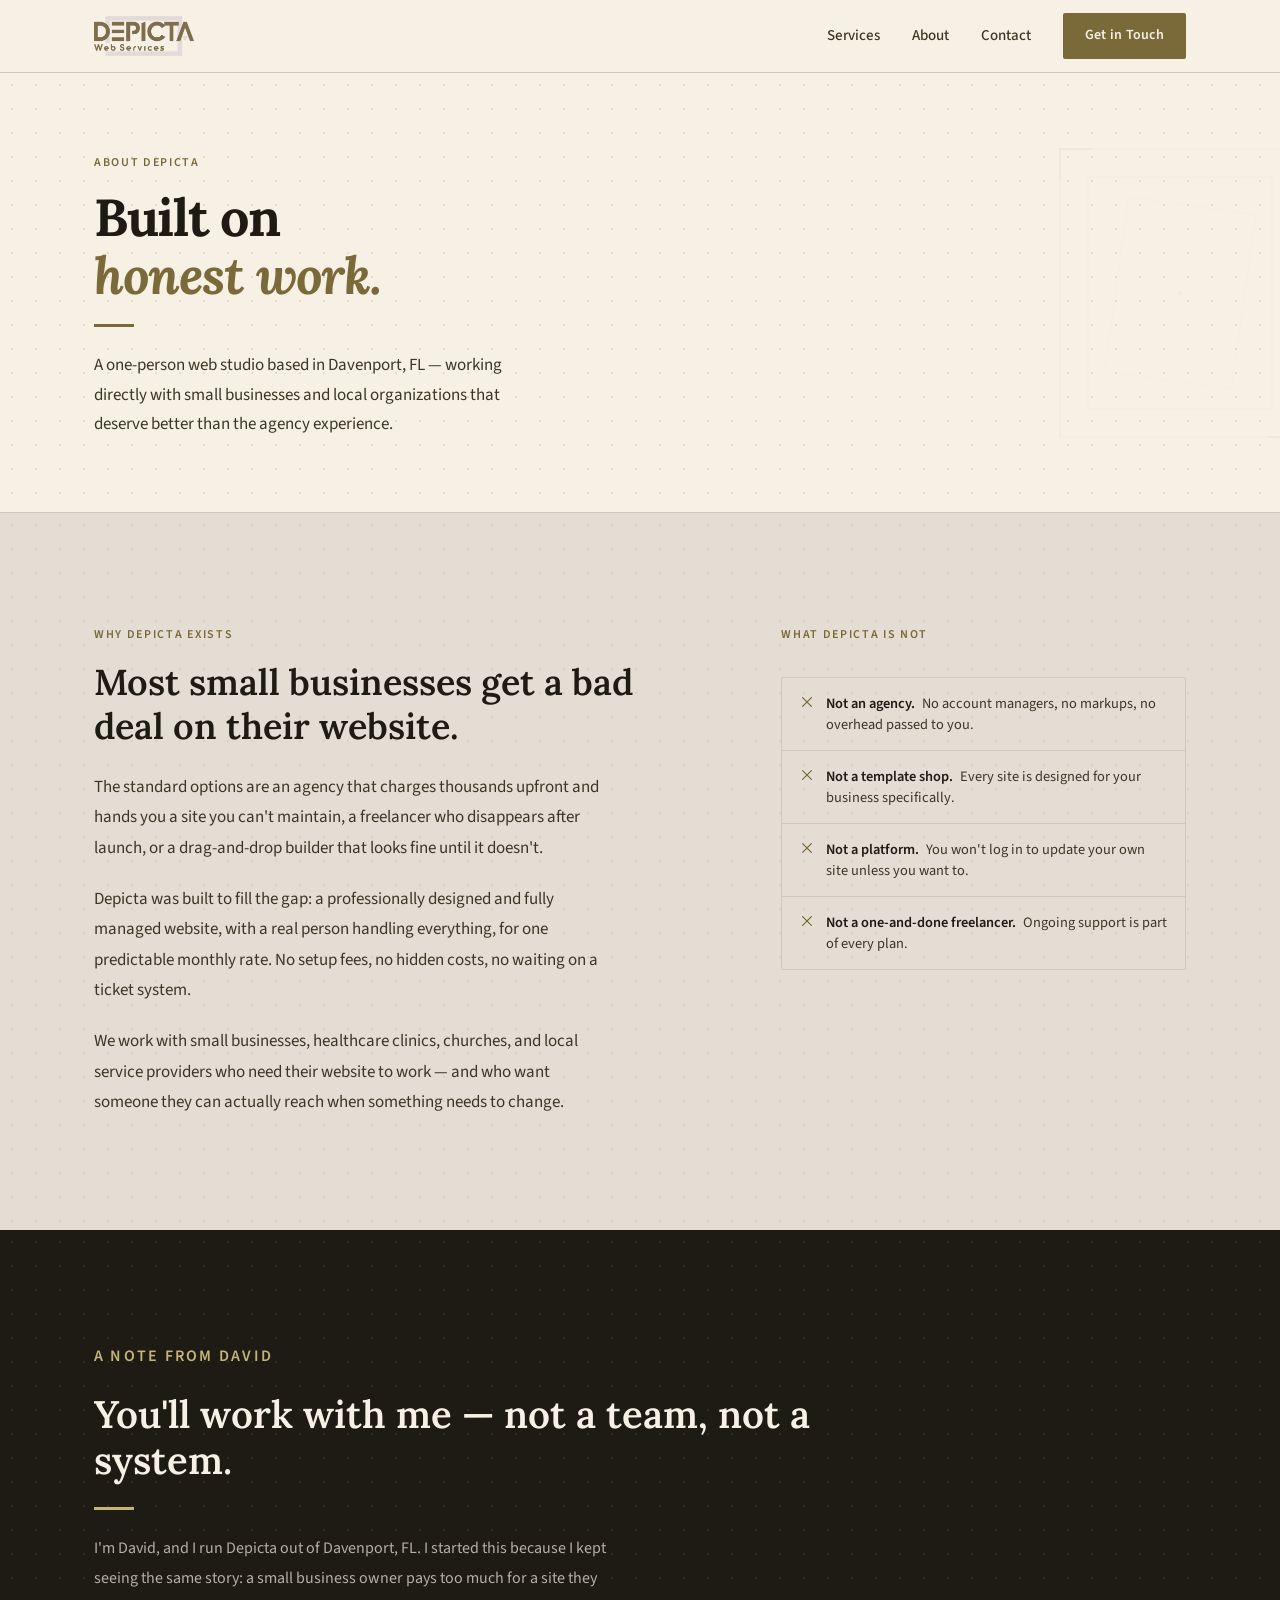
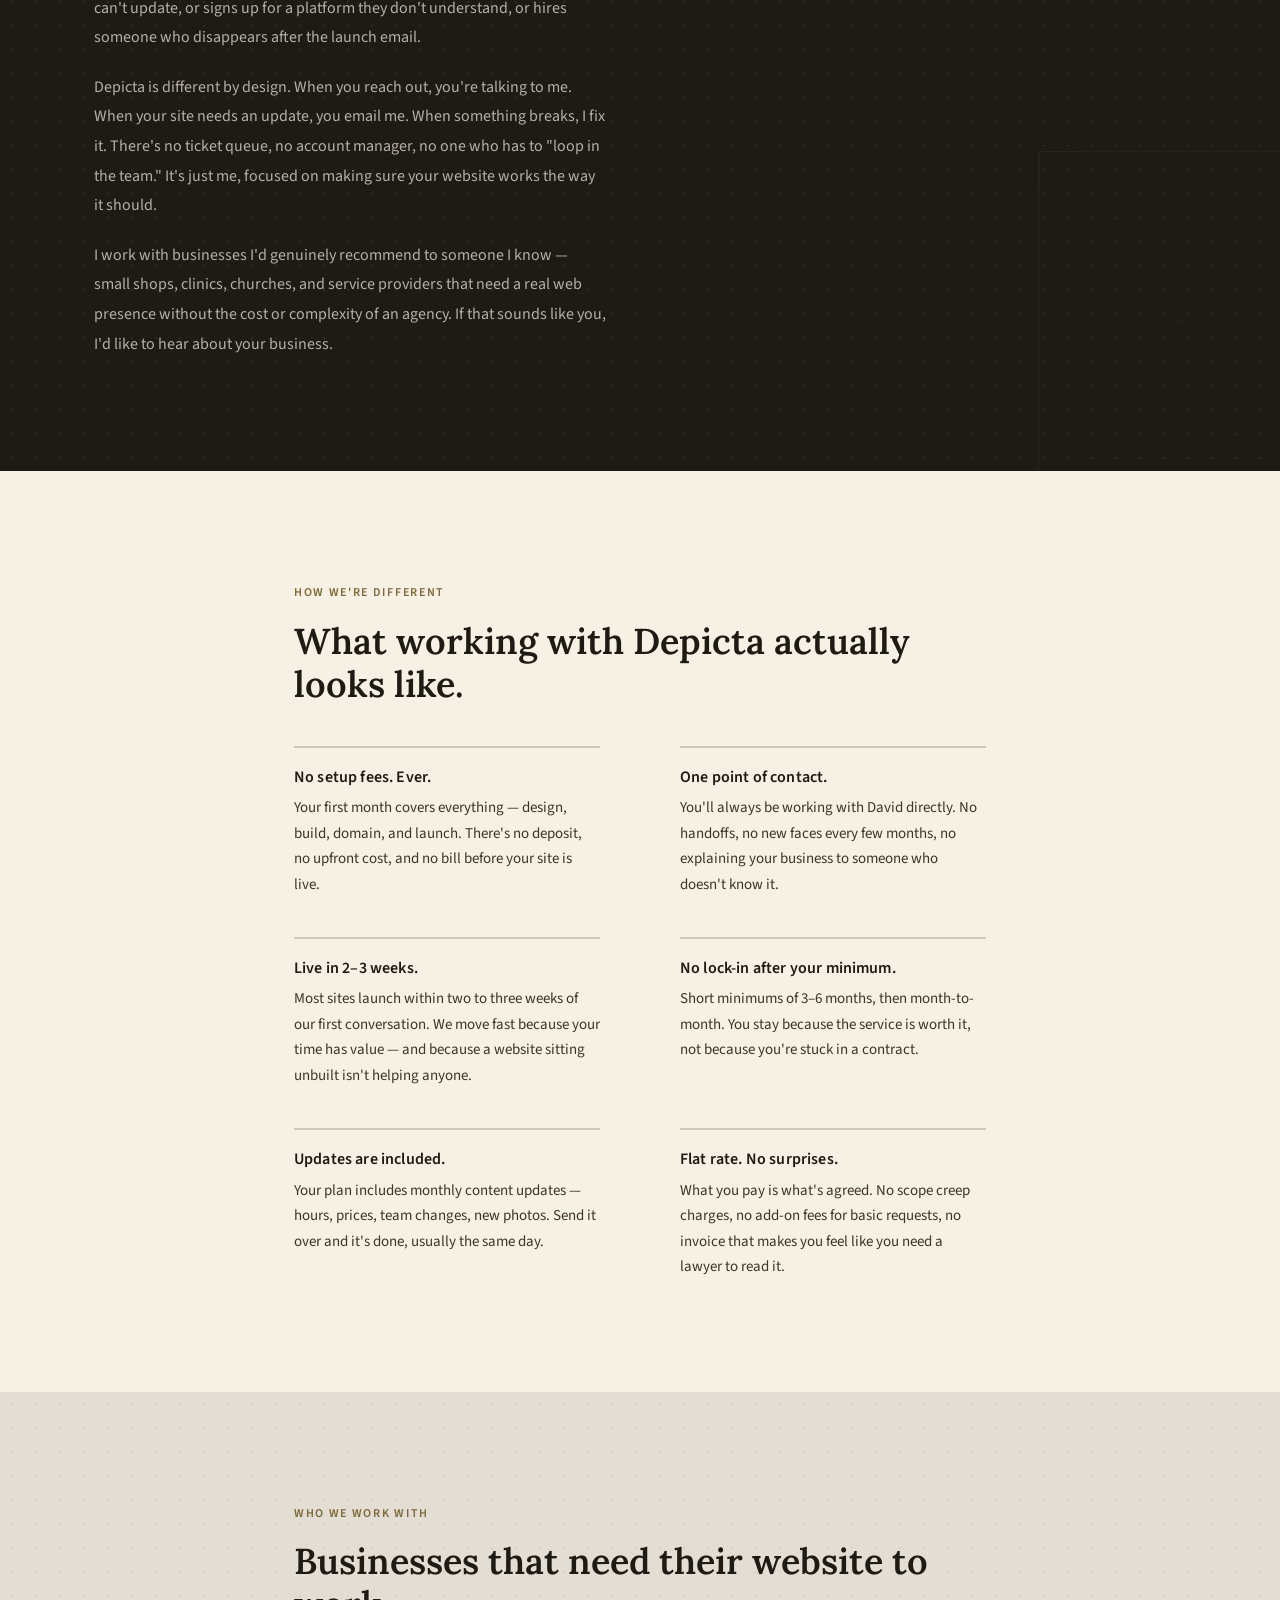
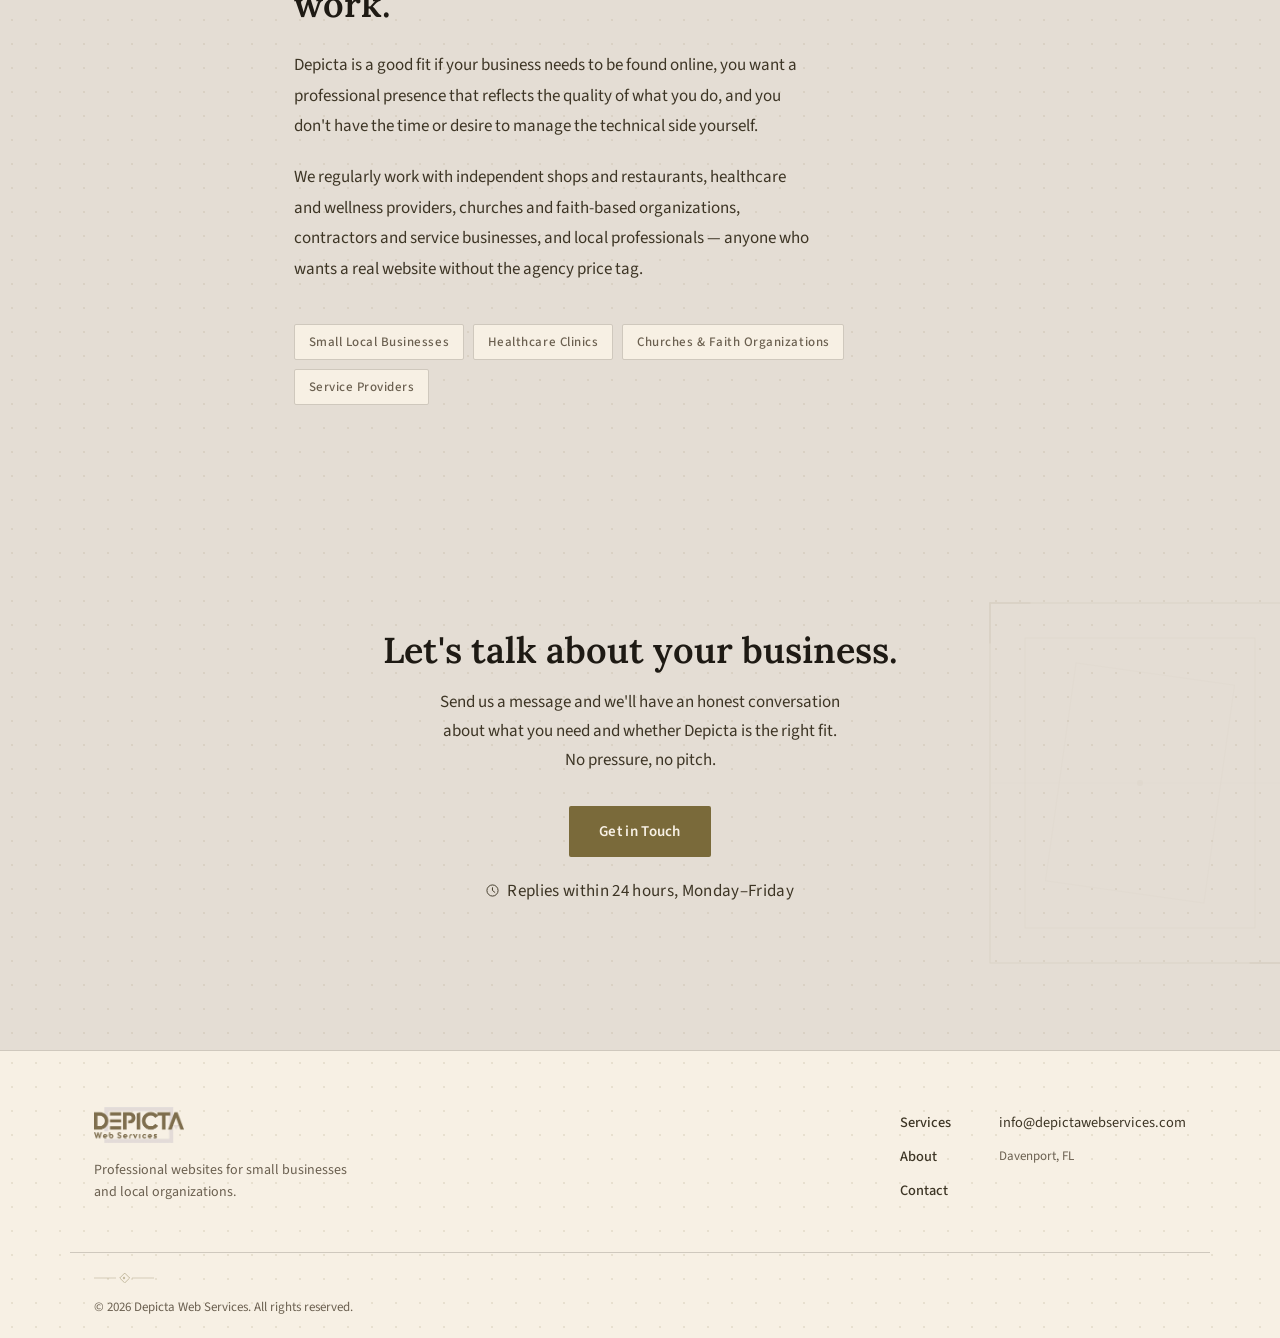
<file: about.html>
<!DOCTYPE html>
<html lang="en">
<head>
  <meta charset="UTF-8">
  <meta name="viewport" content="width=device-width, initial-scale=1.0">
  <title>About — Depicta Web Services</title>
  <meta name="description" content="Depicta Web Services is a one-person web studio based in Davenport, FL. We build and manage websites for small businesses and local organizations at one flat monthly rate.">
  <meta name="theme-color" content="#f7f0e4">
  <link rel="icon" type="image/png" href="assets/depicta_favicon.png">
  <link rel="apple-touch-icon" href="assets/depicta_favicon.png">

  <link rel="preconnect" href="https://fonts.googleapis.com">
  <link rel="preconnect" href="https://fonts.gstatic.com" crossorigin>
  <link href="https://fonts.googleapis.com/css2?family=Lora:ital,wght@0,400;0,500;0,600;0,700;1,400;1,600&family=Source+Sans+3:wght@300;400;500;600&display=swap" rel="stylesheet">

  <link rel="canonical" href="https://depictawebservices.com/about.html">
  <meta name="robots" content="index, follow">

  <!-- Open Graph -->
  <meta property="og:title" content="About — Depicta Web Services">
  <meta property="og:description" content="Depicta Web Services is a one-person web studio based in Davenport, FL. We build and manage websites for small businesses and local organizations at one flat monthly rate.">
  <meta property="og:image" content="https://depictawebservices.com/assets/hero.jpeg">
  <meta property="og:type" content="website">
  <meta property="og:url" content="https://depictawebservices.com/about.html">
  <meta name="twitter:card" content="summary_large_image">
  <meta name="twitter:title" content="About — Depicta Web Services">
  <meta name="twitter:description" content="A one-person web studio based in Davenport, FL — building and managing websites for small businesses at one flat monthly rate.">
  <meta name="twitter:image" content="https://depictawebservices.com/assets/hero.jpeg">

  <link rel="stylesheet" href="css/style.css?v=2">
</head>
<body>

  <!-- ============================================================
       NAVIGATION
  ============================================================ -->
  <header class="nav" id="nav">
    <div class="container nav__inner">
      <a href="index.html" class="nav__logo" aria-label="Depicta Web Services Home">
        <img src="assets/logo.png" alt="Depicta Web Services" fetchpriority="high">
      </a>
      <button class="nav__toggle" id="navToggle" aria-label="Open menu" aria-expanded="false" aria-controls="navLinks">
        <span></span>
        <span></span>
        <span></span>
      </button>
      <nav class="nav__links" id="navLinks" aria-label="Main navigation">
        <a href="services.html">Services</a>
        <a href="about.html" aria-current="page">About</a>
        <a href="contact.html">Contact</a>
        <a href="contact.html" class="btn btn--gold btn--sm">Get in Touch</a>
      </nav>
    </div>
  </header>

  <main>

    <!-- ============================================================
         PAGE HERO
    ============================================================ -->
    <section class="page-hero">
      <svg class="page-hero__geo" aria-hidden="true" viewBox="0 0 340 400" fill="none" xmlns="http://www.w3.org/2000/svg">
        <rect x="20" y="20" width="300" height="360" stroke="currentColor" stroke-width="0.75"/>
        <rect x="55" y="55" width="230" height="290" stroke="currentColor" stroke-width="0.5" opacity="0.6"/>
        <rect x="90" y="90" width="160" height="220" stroke="currentColor" stroke-width="0.5" opacity="0.35" transform="rotate(8 170 200)"/>
        <line x1="20" y1="200" x2="320" y2="200" stroke="currentColor" stroke-width="0.5" opacity="0.25"/>
        <line x1="20" y1="20" x2="60" y2="20" stroke="currentColor" stroke-width="1.5" stroke-linecap="round"/>
        <line x1="20" y1="20" x2="20" y2="60" stroke="currentColor" stroke-width="1.5" stroke-linecap="round"/>
        <line x1="320" y1="380" x2="280" y2="380" stroke="currentColor" stroke-width="1.5" stroke-linecap="round"/>
        <line x1="320" y1="380" x2="320" y2="340" stroke="currentColor" stroke-width="1.5" stroke-linecap="round"/>
        <circle cx="170" cy="200" r="3" fill="currentColor" opacity="0.35"/>
      </svg>
      <div class="container">
        <p class="overline">About Depicta</p>
        <h1 class="page-hero__heading">Built on<br><em>honest work.</em></h1>
        <div class="page-hero__rule"></div>
        <p class="page-hero__sub">A one-person web studio based in Davenport, FL — working directly with small businesses and local organizations that deserve better than the agency experience.</p>
      </div>
    </section>

    <!-- ============================================================
         MISSION
    ============================================================ -->
    <section class="section section--beige">
      <div class="container">
        <div class="about-mission__inner">

          <div>
            <p class="overline">Why Depicta Exists</p>
            <h2>Most small businesses get a bad deal on their website.</h2>
            <div class="prose">
              <p>
                The standard options are an agency that charges thousands upfront and hands you
                a site you can't maintain, a freelancer who disappears after launch, or a
                drag-and-drop builder that looks fine until it doesn't.
              </p>
              <p>
                Depicta was built to fill the gap: a professionally designed and fully managed
                website, with a real person handling everything, for one predictable monthly rate.
                No setup fees, no hidden costs, no waiting on a ticket system.
              </p>
              <p>
                We work with small businesses, healthcare clinics, churches, and local service
                providers who need their website to work — and who want someone they can
                actually reach when something needs to change.
              </p>
            </div>
          </div>

          <div>
            <p class="overline">What Depicta Is Not</p>
            <div class="about-mission__nots">
              <div class="about-mission__not">
                <svg aria-hidden="true" viewBox="0 0 16 16" fill="none" xmlns="http://www.w3.org/2000/svg" width="14" height="14">
                  <line x1="3" y1="3" x2="13" y2="13" stroke="currentColor" stroke-width="1.5" stroke-linecap="round"/>
                  <line x1="13" y1="3" x2="3" y2="13" stroke="currentColor" stroke-width="1.5" stroke-linecap="round"/>
                </svg>
                <span><span class="about-mission__not-label">Not an agency.</span> No account managers, no markups, no overhead passed to you.</span>
              </div>
              <div class="about-mission__not">
                <svg aria-hidden="true" viewBox="0 0 16 16" fill="none" xmlns="http://www.w3.org/2000/svg" width="14" height="14">
                  <line x1="3" y1="3" x2="13" y2="13" stroke="currentColor" stroke-width="1.5" stroke-linecap="round"/>
                  <line x1="13" y1="3" x2="3" y2="13" stroke="currentColor" stroke-width="1.5" stroke-linecap="round"/>
                </svg>
                <span><span class="about-mission__not-label">Not a template shop.</span> Every site is designed for your business specifically.</span>
              </div>
              <div class="about-mission__not">
                <svg aria-hidden="true" viewBox="0 0 16 16" fill="none" xmlns="http://www.w3.org/2000/svg" width="14" height="14">
                  <line x1="3" y1="3" x2="13" y2="13" stroke="currentColor" stroke-width="1.5" stroke-linecap="round"/>
                  <line x1="13" y1="3" x2="3" y2="13" stroke="currentColor" stroke-width="1.5" stroke-linecap="round"/>
                </svg>
                <span><span class="about-mission__not-label">Not a platform.</span> You won't log in to update your own site unless you want to.</span>
              </div>
              <div class="about-mission__not">
                <svg aria-hidden="true" viewBox="0 0 16 16" fill="none" xmlns="http://www.w3.org/2000/svg" width="14" height="14">
                  <line x1="3" y1="3" x2="13" y2="13" stroke="currentColor" stroke-width="1.5" stroke-linecap="round"/>
                  <line x1="13" y1="3" x2="3" y2="13" stroke="currentColor" stroke-width="1.5" stroke-linecap="round"/>
                </svg>
                <span><span class="about-mission__not-label">Not a one-and-done freelancer.</span> Ongoing support is part of every plan.</span>
              </div>
            </div>
          </div>

        </div>
      </div>
    </section>

    <!-- ============================================================
         PERSONAL — DAVID'S VOICE
    ============================================================ -->
    <section class="about-personal">
      <svg class="about-personal__geo" aria-hidden="true" viewBox="0 0 340 400" fill="none" xmlns="http://www.w3.org/2000/svg">
        <rect x="20" y="20" width="300" height="360" stroke="currentColor" stroke-width="0.75"/>
        <rect x="55" y="55" width="230" height="290" stroke="currentColor" stroke-width="0.5" opacity="0.6"/>
        <rect x="90" y="90" width="160" height="220" stroke="currentColor" stroke-width="0.5" opacity="0.35" transform="rotate(8 170 200)"/>
        <line x1="20" y1="200" x2="320" y2="200" stroke="currentColor" stroke-width="0.5" opacity="0.2"/>
        <line x1="20" y1="20" x2="60" y2="20" stroke="currentColor" stroke-width="1.5" stroke-linecap="round"/>
        <line x1="20" y1="20" x2="20" y2="60" stroke="currentColor" stroke-width="1.5" stroke-linecap="round"/>
        <line x1="320" y1="380" x2="280" y2="380" stroke="currentColor" stroke-width="1.5" stroke-linecap="round"/>
        <line x1="320" y1="380" x2="320" y2="340" stroke="currentColor" stroke-width="1.5" stroke-linecap="round"/>
        <circle cx="170" cy="200" r="3" fill="currentColor" opacity="0.3"/>
      </svg>
      <div class="container">
        <div class="about-personal__inner">
          <p class="overline">A Note from David</p>
          <h2>You'll work with me — not a team, not a system.</h2>
          <div class="about-personal__rule"></div>
          <p>
            I'm David, and I run Depicta out of Davenport, FL. I started this because I kept
            seeing the same story: a small business owner pays too much for a site they can't
            update, or signs up for a platform they don't understand, or hires someone who
            disappears after the launch email.
          </p>
          <p>
            Depicta is different by design. When you reach out, you're talking to me.
            When your site needs an update, you email me. When something breaks, I fix it.
            There's no ticket queue, no account manager, no one who has to "loop in the team."
            It's just me, focused on making sure your website works the way it should.
          </p>
          <p>
            I work with businesses I'd genuinely recommend to someone I know — small shops,
            clinics, churches, and service providers that need a real web presence without
            the cost or complexity of an agency. If that sounds like you, I'd like to hear
            about your business.
          </p>
        </div>
      </div>
    </section>

    <!-- ============================================================
         HOW WE'RE DIFFERENT
    ============================================================ -->
    <section class="section">
      <div class="container container--narrow">
        <p class="overline">How We're Different</p>
        <h2>What working with Depicta actually looks like.</h2>
        <div class="about-diff__grid">

          <div class="about-diff__item">
            <h3>No setup fees. Ever.</h3>
            <p>Your first month covers everything — design, build, domain, and launch. There's no deposit, no upfront cost, and no bill before your site is live.</p>
          </div>

          <div class="about-diff__item">
            <h3>One point of contact.</h3>
            <p>You'll always be working with David directly. No handoffs, no new faces every few months, no explaining your business to someone who doesn't know it.</p>
          </div>

          <div class="about-diff__item">
            <h3>Live in 2–3 weeks.</h3>
            <p>Most sites launch within two to three weeks of our first conversation. We move fast because your time has value — and because a website sitting unbuilt isn't helping anyone.</p>
          </div>

          <div class="about-diff__item">
            <h3>No lock-in after your minimum.</h3>
            <p>Short minimums of 3–6 months, then month-to-month. You stay because the service is worth it, not because you're stuck in a contract.</p>
          </div>

          <div class="about-diff__item">
            <h3>Updates are included.</h3>
            <p>Your plan includes monthly content updates — hours, prices, team changes, new photos. Send it over and it's done, usually the same day.</p>
          </div>

          <div class="about-diff__item">
            <h3>Flat rate. No surprises.</h3>
            <p>What you pay is what's agreed. No scope creep charges, no add-on fees for basic requests, no invoice that makes you feel like you need a lawyer to read it.</p>
          </div>

        </div>
      </div>
    </section>

    <!-- ============================================================
         WHO WE WORK WITH
    ============================================================ -->
    <section class="section section--beige">
      <div class="container container--narrow">
        <p class="overline">Who We Work With</p>
        <h2>Businesses that need their website to work.</h2>
        <div class="prose">
          <p>
            Depicta is a good fit if your business needs to be found online, you want a
            professional presence that reflects the quality of what you do, and you don't
            have the time or desire to manage the technical side yourself.
          </p>
          <p>
            We regularly work with independent shops and restaurants, healthcare and
            wellness providers, churches and faith-based organizations, contractors and
            service businesses, and local professionals — anyone who wants a real website
            without the agency price tag.
          </p>
        </div>
        <div class="audience-tags">
          <span>Small Local Businesses</span>
          <span>Healthcare Clinics</span>
          <span>Churches &amp; Faith Organizations</span>
          <span>Service Providers</span>
        </div>
      </div>
    </section>

    <!-- ============================================================
         CTA SECTION
    ============================================================ -->
    <section class="section section--beige cta-section">
      <svg class="cta-section__watermark" aria-hidden="true" viewBox="0 0 340 400" fill="none" xmlns="http://www.w3.org/2000/svg">
        <rect x="20" y="20" width="300" height="360" stroke="currentColor" stroke-width="0.75"/>
        <rect x="55" y="55" width="230" height="290" stroke="currentColor" stroke-width="0.5" opacity="0.6"/>
        <rect x="90" y="90" width="160" height="220" stroke="currentColor" stroke-width="0.5" opacity="0.35" transform="rotate(8 170 200)"/>
        <line x1="20" y1="200" x2="320" y2="200" stroke="currentColor" stroke-width="0.5" opacity="0.2"/>
        <line x1="20" y1="20" x2="60" y2="20" stroke="currentColor" stroke-width="1.5" stroke-linecap="round"/>
        <line x1="20" y1="20" x2="20" y2="60" stroke="currentColor" stroke-width="1.5" stroke-linecap="round"/>
        <line x1="320" y1="380" x2="280" y2="380" stroke="currentColor" stroke-width="1.5" stroke-linecap="round"/>
        <line x1="320" y1="380" x2="320" y2="340" stroke="currentColor" stroke-width="1.5" stroke-linecap="round"/>
        <circle cx="170" cy="200" r="3" fill="currentColor" opacity="0.3"/>
      </svg>
      <div class="container container--narrow cta-section__inner">
        <h2>Let's talk about your business.</h2>
        <p>
          Send us a message and we'll have an honest conversation about what you need
          and whether Depicta is the right fit. No pressure, no pitch.
        </p>
        <div class="cta-section__actions">
          <button class="btn btn--gold js-open-modal">Get in Touch</button>
        </div>
        <p class="cta-section__reply">
          <svg aria-hidden="true" viewBox="0 0 14 14" fill="none" xmlns="http://www.w3.org/2000/svg">
            <circle cx="7" cy="7" r="6" stroke="currentColor" stroke-width="1"/>
            <polyline points="7,4 7,7 9.5,9" stroke="currentColor" stroke-width="1" stroke-linecap="round" stroke-linejoin="round"/>
          </svg>
          Replies within 24 hours, Monday–Friday
        </p>
      </div>
    </section>

  </main>

  <!-- ============================================================
       FOOTER
  ============================================================ -->
  <footer class="footer">
    <div class="container footer__inner">
      <div class="footer__brand">
        <a href="index.html" aria-label="Depicta Web Services Home">
          <img src="assets/logo.png" alt="Depicta Web Services" class="footer__logo" loading="lazy">
        </a>
        <p>Professional websites for small businesses<br>and local organizations.</p>
      </div>
      <nav class="footer__nav" aria-label="Footer navigation">
        <a href="services.html">Services</a>
        <a href="about.html">About</a>
        <a href="contact.html">Contact</a>
      </nav>
      <div class="footer__contact">
        <a href="mailto:info@depictawebservices.com">info@depictawebservices.com</a>
        <span>Davenport, FL</span>
      </div>
    </div>
    <div class="container footer__bottom">
      <svg class="footer__ornament" aria-hidden="true" viewBox="0 0 60 10" fill="none" xmlns="http://www.w3.org/2000/svg">
        <line x1="0" y1="5" x2="22" y2="5" stroke="currentColor" stroke-width="0.75" opacity="0.35"/>
        <rect x="27" y="1" width="7" height="7" transform="rotate(45 30 5)" stroke="currentColor" stroke-width="0.75" fill="none" opacity="0.5"/>
        <circle cx="30" cy="5" r="1.2" fill="currentColor" opacity="0.4"/>
        <line x1="38" y1="5" x2="60" y2="5" stroke="currentColor" stroke-width="0.75" opacity="0.35"/>
      </svg>
      <p>&copy; 2026 Depicta Web Services. All rights reserved.</p>
    </div>
  </footer>

  <!-- Contact Modal -->
  <div class="modal" id="contactModal" role="dialog" aria-modal="true" aria-labelledby="modalTitle" hidden>
    <div class="modal__backdrop" id="modalBackdrop"></div>
    <div class="modal__box">
      <button class="modal__close" id="modalClose" aria-label="Close">
        <svg viewBox="0 0 20 20" fill="none" xmlns="http://www.w3.org/2000/svg" aria-hidden="true">
          <line x1="4" y1="4" x2="16" y2="16" stroke="currentColor" stroke-width="1.5" stroke-linecap="round"/>
          <line x1="16" y1="4" x2="4" y2="16" stroke="currentColor" stroke-width="1.5" stroke-linecap="round"/>
        </svg>
      </button>

      <div class="modal__header">
        <p class="overline">Get in Touch</p>
        <h2 id="modalTitle">Tell us about your business.</h2>
        <p class="modal__sub">We'll reach out within 24 hours, Monday–Friday.</p>
      </div>

      <form class="contact-form" name="contact-modal" method="POST" data-netlify="true" netlify-honeypot="bot-field" id="modalForm">
        <input type="hidden" name="form-name" value="contact-modal">
        <p class="contact-form__hidden" aria-hidden="true">
          <label>Do not fill this out: <input name="bot-field" tabindex="-1" autocomplete="off"></label>
        </p>

        <div class="contact-form__row">
          <div class="contact-form__field">
            <label for="modal-name">Your Name <span aria-hidden="true">*</span></label>
            <input type="text" id="modal-name" name="name" required autocomplete="name" placeholder="Jane Smith">
          </div>
          <div class="contact-form__field">
            <label for="modal-business">Business Name</label>
            <input type="text" id="modal-business" name="business" autocomplete="organization" placeholder="Smith's Bakery">
          </div>
        </div>

        <div class="contact-form__field">
          <label for="modal-email">Email Address <span aria-hidden="true">*</span></label>
          <input type="email" id="modal-email" name="email" required autocomplete="email" placeholder="jane@yourbusiness.com">
        </div>

        <div class="contact-form__field">
          <label for="modal-phone">Phone Number <span class="contact-form__optional">(optional)</span></label>
          <input type="tel" id="modal-phone" name="phone" autocomplete="tel" placeholder="(601) 555-0100">
        </div>

        <fieldset class="contact-form__fieldset">
          <legend>Which plan interests you? <span aria-hidden="true">*</span></legend>
          <div class="contact-form__options">
            <label class="contact-form__option">
              <input type="radio" name="plan" value="Starter" id="modal-plan-starter" required>
              <span class="contact-form__option-box">Starter</span>
            </label>
            <label class="contact-form__option">
              <input type="radio" name="plan" value="Growth" id="modal-plan-growth">
              <span class="contact-form__option-box">Growth</span>
            </label>
            <label class="contact-form__option">
              <input type="radio" name="plan" value="Pro" id="modal-plan-pro">
              <span class="contact-form__option-box">Pro</span>
            </label>
            <label class="contact-form__option">
              <input type="radio" name="plan" value="Undecided" id="modal-plan-undecided" checked>
              <span class="contact-form__option-box">Undecided</span>
            </label>
          </div>
        </fieldset>

        <fieldset class="contact-form__fieldset">
          <legend>Preferred contact method <span aria-hidden="true">*</span></legend>
          <div class="contact-form__options">
            <label class="contact-form__option">
              <input type="radio" name="contact_preference" value="Email" required checked>
              <span class="contact-form__option-box">
                <svg aria-hidden="true" viewBox="0 0 18 18" fill="none" xmlns="http://www.w3.org/2000/svg">
                  <rect x="1.5" y="3.5" width="15" height="11" rx="1.25" stroke="currentColor" stroke-width="1.25"/>
                  <polyline points="1.5,3.5 9,10 16.5,3.5" stroke="currentColor" stroke-width="1.25" stroke-linejoin="round"/>
                </svg>
                Email
              </span>
            </label>
            <label class="contact-form__option">
              <input type="radio" name="contact_preference" value="Call">
              <span class="contact-form__option-box">
                <svg aria-hidden="true" viewBox="0 0 18 18" fill="none" xmlns="http://www.w3.org/2000/svg">
                  <path d="M6 2H4a1 1 0 0 0-1 1v1.5A11.5 11.5 0 0 0 14.5 16H16a1 1 0 0 0 1-1v-2l-3.5-1.5-1.5 2a8.5 8.5 0 0 1-3-3l2-1.5L9.5 5.5z" stroke="currentColor" stroke-width="1.25" stroke-linejoin="round" fill="none"/>
                </svg>
                Call
              </span>
            </label>
            <label class="contact-form__option">
              <input type="radio" name="contact_preference" value="Text">
              <span class="contact-form__option-box">
                <svg aria-hidden="true" viewBox="0 0 18 18" fill="none" xmlns="http://www.w3.org/2000/svg">
                  <path d="M2 2h14a1 1 0 0 1 1 1v9a1 1 0 0 1-1 1H5l-3 3V3a1 1 0 0 1 1-1z" stroke="currentColor" stroke-width="1.25" stroke-linejoin="round" fill="none"/>
                  <line x1="5" y1="7" x2="13" y2="7" stroke="currentColor" stroke-width="1.25" stroke-linecap="round"/>
                  <line x1="5" y1="10" x2="10" y2="10" stroke="currentColor" stroke-width="1.25" stroke-linecap="round"/>
                </svg>
                Text
              </span>
            </label>
          </div>
        </fieldset>

        <div class="contact-form__field">
          <label for="modal-message">Tell us about your business <span aria-hidden="true">*</span></label>
          <textarea id="modal-message" name="message" required rows="4" placeholder="What does your business do? What are you hoping to build or improve?"></textarea>
        </div>

        <button type="submit" class="btn btn--gold contact-form__submit">Send My Details</button>
        <p class="contact-form__note">We'll never share your information with anyone.</p>
      </form>

      <div class="contact-form__success" id="modalFormSuccess" hidden>
        <svg aria-hidden="true" viewBox="0 0 48 48" fill="none" xmlns="http://www.w3.org/2000/svg">
          <circle class="success-circle" cx="24" cy="24" r="22" stroke="currentColor" stroke-width="1.5"/>
          <polyline class="success-check" points="14,24 21,31 34,17" stroke="currentColor" stroke-width="2" stroke-linecap="round" stroke-linejoin="round"/>
        </svg>
        <h3>Message received.</h3>
        <p>Thanks for reaching out. We'll be in touch within 24 hours, Monday–Friday.</p>
        <button class="btn btn--outline" id="modalSuccessClose">Close</button>
      </div>

    </div>
  </div>

  <!-- Netlify Forms detection — hidden, never shown to users -->
  <div style="display:none">
    <form name="contact-modal" data-netlify="true" netlify-honeypot="bot-field">
      <input type="hidden" name="form-name" value="contact-modal">
      <input name="bot-field">
      <input name="name">
      <input name="business">
      <input name="email">
      <input name="phone">
      <input type="radio" name="plan" value="Starter">
      <input type="radio" name="plan" value="Growth">
      <input type="radio" name="plan" value="Pro">
      <input type="radio" name="plan" value="Undecided">
      <input type="radio" name="contact_preference" value="Email">
      <input type="radio" name="contact_preference" value="Call">
      <input type="radio" name="contact_preference" value="Text">
      <textarea name="message"></textarea>
    </form>
  </div>

  <script src="js/main.js"></script>

</body>
</html>
</file>
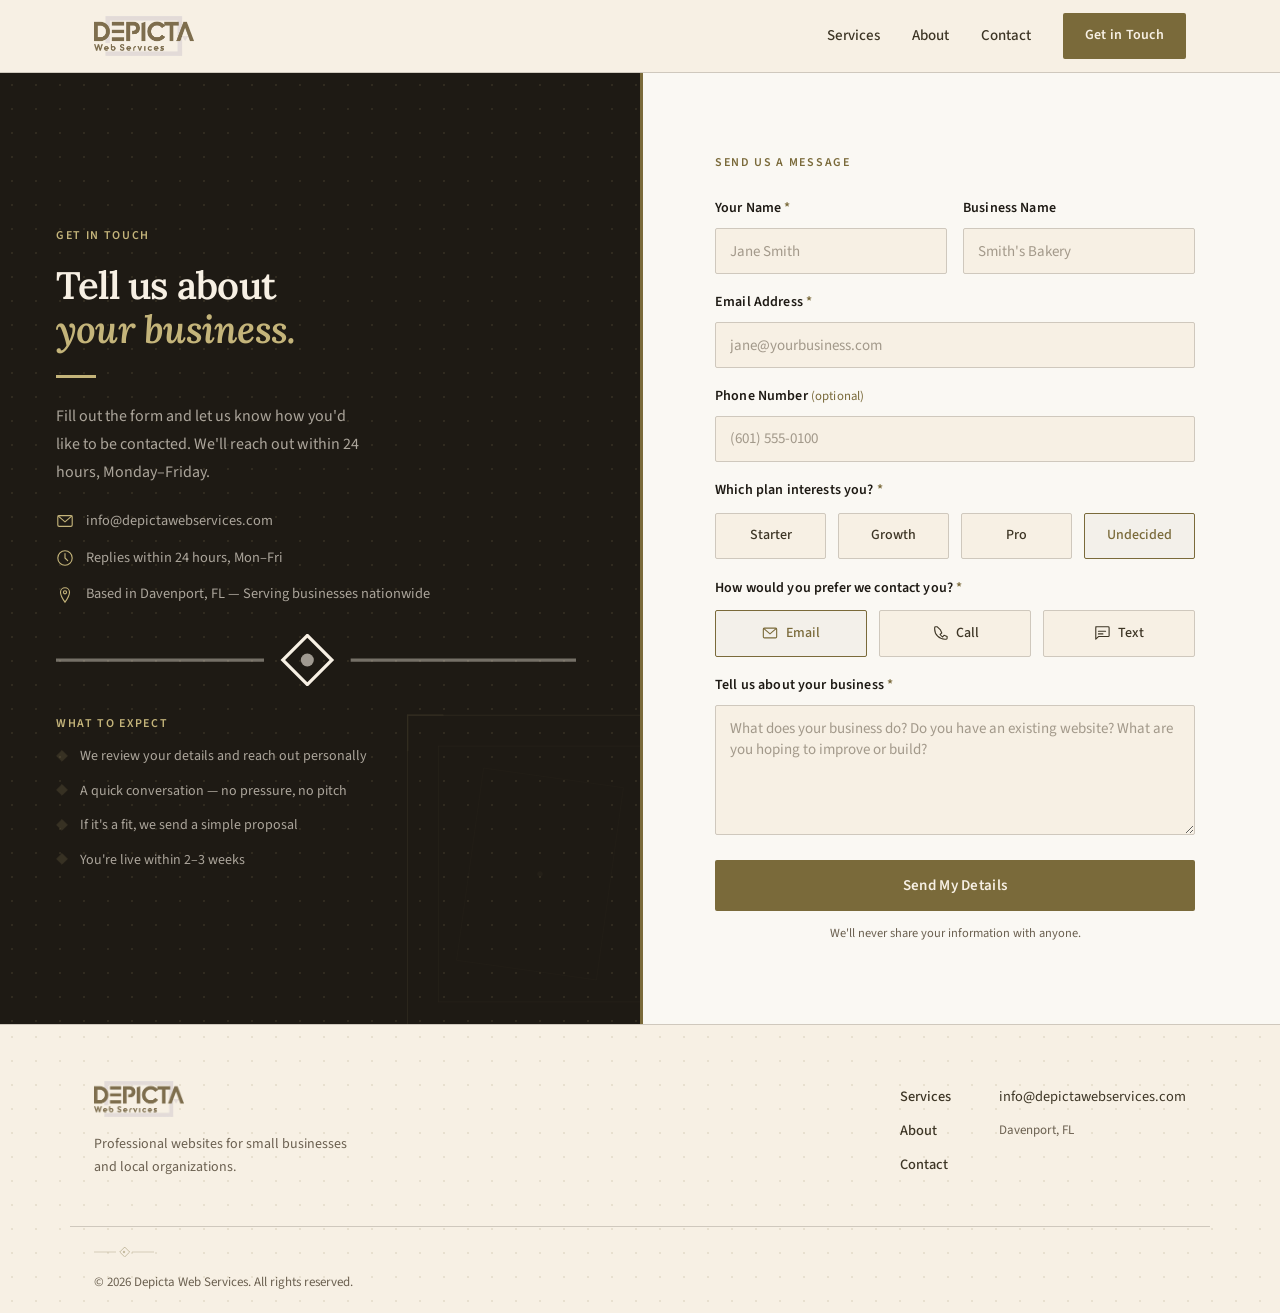
<file: contact.html>
<!DOCTYPE html>
<html lang="en">
<head>
  <meta charset="UTF-8">
  <meta name="viewport" content="width=device-width, initial-scale=1.0">
  <title>Contact — Depicta Web Services</title>
  <meta name="description" content="Get in touch with Depicta Web Services. Tell us about your business and how you'd like to be contacted.">
  <meta name="theme-color" content="#f7f0e4">
  <link rel="icon" type="image/png" href="assets/depicta_favicon.png">
  <link rel="apple-touch-icon" href="assets/depicta_favicon.png">

  <link rel="preconnect" href="https://fonts.googleapis.com">
  <link rel="preconnect" href="https://fonts.gstatic.com" crossorigin>
  <link href="https://fonts.googleapis.com/css2?family=Lora:ital,wght@0,400;0,500;0,600;0,700;1,400;1,600&family=Source+Sans+3:wght@300;400;500;600&display=swap" rel="stylesheet">

  <link rel="canonical" href="https://depictawebservices.com/contact.html">
  <meta name="robots" content="index, follow">

  <!-- Open Graph -->
  <meta property="og:title" content="Contact — Depicta Web Services">
  <meta property="og:description" content="Get in touch with Depicta Web Services. Tell us about your business and how you'd like to be contacted. We reply within 24 hours, Monday–Friday.">
  <meta property="og:image" content="https://depictawebservices.com/assets/hero.jpeg">
  <meta property="og:type" content="website">
  <meta property="og:url" content="https://depictawebservices.com/contact.html">
  <meta name="twitter:card" content="summary_large_image">
  <meta name="twitter:title" content="Contact — Depicta Web Services">
  <meta name="twitter:description" content="Get in touch with Depicta Web Services. We reply within 24 hours, Monday–Friday.">
  <meta name="twitter:image" content="https://depictawebservices.com/assets/hero.jpeg">

  <link rel="stylesheet" href="css/style.css?v=2">
</head>
<body>

  <!-- ============================================================
       NAVIGATION
  ============================================================ -->
  <header class="nav" id="nav">
    <div class="container nav__inner">
      <a href="index.html" class="nav__logo" aria-label="Depicta Web Services Home">
        <img src="assets/logo.png" alt="Depicta Web Services" fetchpriority="high">
      </a>
      <button class="nav__toggle" id="navToggle" aria-label="Open menu" aria-expanded="false" aria-controls="navLinks">
        <span></span>
        <span></span>
        <span></span>
      </button>
      <nav class="nav__links" id="navLinks" aria-label="Main navigation">
        <a href="services.html">Services</a>
        <a href="about.html">About</a>
        <a href="contact.html" aria-current="page">Contact</a>
        <a href="contact.html" class="btn btn--gold btn--sm">Get in Touch</a>
      </nav>
    </div>
  </header>

  <main>

    <section class="contact-page">

      <div class="contact-page__inner">

        <!-- Left: dark panel -->
        <div class="contact-page__left">

          <!-- Geometric watermark -->
          <svg class="contact-page__watermark" aria-hidden="true" viewBox="0 0 340 400" fill="none" xmlns="http://www.w3.org/2000/svg">
            <rect x="20" y="20" width="300" height="360" stroke="currentColor" stroke-width="0.75"/>
            <rect x="55" y="55" width="230" height="290" stroke="currentColor" stroke-width="0.5" opacity="0.6"/>
            <rect x="90" y="90" width="160" height="220" stroke="currentColor" stroke-width="0.5" opacity="0.35" transform="rotate(8 170 200)"/>
            <line x1="20" y1="200" x2="320" y2="200" stroke="currentColor" stroke-width="0.5" opacity="0.2"/>
            <line x1="20" y1="20" x2="60" y2="20" stroke="currentColor" stroke-width="1.5" stroke-linecap="round"/>
            <line x1="20" y1="20" x2="20" y2="60" stroke="currentColor" stroke-width="1.5" stroke-linecap="round"/>
            <line x1="320" y1="380" x2="280" y2="380" stroke="currentColor" stroke-width="1.5" stroke-linecap="round"/>
            <line x1="320" y1="380" x2="320" y2="340" stroke="currentColor" stroke-width="1.5" stroke-linecap="round"/>
            <circle cx="170" cy="200" r="3" fill="currentColor" opacity="0.3"/>
          </svg>

          <svg class="contact-page__corner" aria-hidden="true" viewBox="0 0 80 80" fill="none" xmlns="http://www.w3.org/2000/svg">
            <path d="M1 79 L1 1 L79 1" stroke="currentColor" stroke-width="1" fill="none"/>
            <path d="M14 79 L14 14 L79 14" stroke="currentColor" stroke-width="0.5" fill="none" opacity="0.5"/>
          </svg>

          <p class="overline">Get in Touch</p>
          <h1 class="contact-page__heading">Tell us about<br><em>your business.</em></h1>
          <div class="contact-page__rule"></div>
          <p class="contact-page__sub">
            Fill out the form and let us know how you'd like to be contacted.
            We'll reach out within 24 hours, Monday–Friday.
          </p>

          <div class="contact-page__details">
            <div class="contact-detail">
              <svg aria-hidden="true" viewBox="0 0 20 20" fill="none" xmlns="http://www.w3.org/2000/svg">
                <rect x="2" y="4" width="16" height="12" rx="1.5" stroke="currentColor" stroke-width="1.25"/>
                <polyline points="2,4 10,11 18,4" stroke="currentColor" stroke-width="1.25" stroke-linejoin="round"/>
              </svg>
              <a href="mailto:info@depictawebservices.com">info@depictawebservices.com</a>
            </div>
            <div class="contact-detail">
              <svg aria-hidden="true" viewBox="0 0 20 20" fill="none" xmlns="http://www.w3.org/2000/svg">
                <circle cx="10" cy="10" r="8" stroke="currentColor" stroke-width="1.25"/>
                <polyline points="10,5 10,10 13,13" stroke="currentColor" stroke-width="1.25" stroke-linecap="round" stroke-linejoin="round"/>
              </svg>
              <span>Replies within 24 hours, Mon–Fri</span>
            </div>
            <div class="contact-detail">
              <svg aria-hidden="true" viewBox="0 0 20 20" fill="none" xmlns="http://www.w3.org/2000/svg">
                <path d="M10 2C7.24 2 5 4.24 5 7c0 4.25 5 11 5 11s5-6.75 5-11c0-2.76-2.24-5-5-5z" stroke="currentColor" stroke-width="1.25" fill="none"/>
                <circle cx="10" cy="7" r="1.75" stroke="currentColor" stroke-width="1.25"/>
              </svg>
              <span>Based in Davenport, FL &mdash; Serving businesses nationwide</span>
            </div>
          </div>

          <!-- Ornamental separator -->
          <svg class="contact-page__sep" aria-hidden="true" viewBox="0 0 120 12" fill="none" xmlns="http://www.w3.org/2000/svg">
            <line x1="0" y1="6" x2="48" y2="6" stroke="currentColor" stroke-width="0.75" opacity="0.4"/>
            <rect x="54" y="2" width="8" height="8" transform="rotate(45 58 6)" stroke="currentColor" stroke-width="0.75" fill="none"/>
            <circle cx="58" cy="6" r="1.5" fill="currentColor" opacity="0.6"/>
            <line x1="68" y1="6" x2="120" y2="6" stroke="currentColor" stroke-width="0.75" opacity="0.4"/>
          </svg>

          <!-- What to expect -->
          <div class="contact-page__expect">
            <p class="overline">What to Expect</p>
            <ul class="contact-page__expect-list">
              <li>
                <svg aria-hidden="true" viewBox="0 0 14 14" fill="none" xmlns="http://www.w3.org/2000/svg">
                  <rect x="7" y="0.5" width="9" height="9" transform="rotate(45 7 0.5)" stroke="currentColor" stroke-width="0.75" fill="currentColor" opacity="0.15"/>
                </svg>
                We review your details and reach out personally
              </li>
              <li>
                <svg aria-hidden="true" viewBox="0 0 14 14" fill="none" xmlns="http://www.w3.org/2000/svg">
                  <rect x="7" y="0.5" width="9" height="9" transform="rotate(45 7 0.5)" stroke="currentColor" stroke-width="0.75" fill="currentColor" opacity="0.15"/>
                </svg>
                A quick conversation — no pressure, no pitch
              </li>
              <li>
                <svg aria-hidden="true" viewBox="0 0 14 14" fill="none" xmlns="http://www.w3.org/2000/svg">
                  <rect x="7" y="0.5" width="9" height="9" transform="rotate(45 7 0.5)" stroke="currentColor" stroke-width="0.75" fill="currentColor" opacity="0.15"/>
                </svg>
                If it's a fit, we send a simple proposal
              </li>
              <li>
                <svg aria-hidden="true" viewBox="0 0 14 14" fill="none" xmlns="http://www.w3.org/2000/svg">
                  <rect x="7" y="0.5" width="9" height="9" transform="rotate(45 7 0.5)" stroke="currentColor" stroke-width="0.75" fill="currentColor" opacity="0.15"/>
                </svg>
                You're live within 2–3 weeks
              </li>
            </ul>
          </div>

        </div>

        <!-- Right: white panel -->
        <div class="contact-page__right">
          <div class="contact-page__form-wrap">
          <p class="contact-page__form-label overline">Send us a message</p>
          <form class="contact-form" name="contact" method="POST" data-netlify="true" netlify-honeypot="bot-field" id="contactPageForm">
            <input type="hidden" name="form-name" value="contact">
            <p class="contact-form__hidden" aria-hidden="true">
              <label>Do not fill this out: <input name="bot-field" tabindex="-1" autocomplete="off"></label>
            </p>

            <div class="contact-form__row">
              <div class="contact-form__field">
                <label for="page-name">Your Name <span aria-hidden="true">*</span></label>
                <input type="text" id="page-name" name="name" required autocomplete="name" placeholder="Jane Smith">
              </div>
              <div class="contact-form__field">
                <label for="page-business">Business Name</label>
                <input type="text" id="page-business" name="business" autocomplete="organization" placeholder="Smith's Bakery">
              </div>
            </div>

            <div class="contact-form__field">
              <label for="page-email">Email Address <span aria-hidden="true">*</span></label>
              <input type="email" id="page-email" name="email" required autocomplete="email" placeholder="jane@yourbusiness.com">
            </div>

            <div class="contact-form__field">
              <label for="page-phone">Phone Number <span class="contact-form__optional">(optional)</span></label>
              <input type="tel" id="page-phone" name="phone" autocomplete="tel" placeholder="(601) 555-0100">
            </div>

            <fieldset class="contact-form__fieldset">
              <legend>Which plan interests you? <span aria-hidden="true">*</span></legend>
              <div class="contact-form__options">
                <label class="contact-form__option">
                  <input type="radio" name="plan" value="Starter" required>
                  <span class="contact-form__option-box">Starter</span>
                </label>
                <label class="contact-form__option">
                  <input type="radio" name="plan" value="Growth">
                  <span class="contact-form__option-box">Growth</span>
                </label>
                <label class="contact-form__option">
                  <input type="radio" name="plan" value="Pro">
                  <span class="contact-form__option-box">Pro</span>
                </label>
                <label class="contact-form__option">
                  <input type="radio" name="plan" value="Undecided" checked>
                  <span class="contact-form__option-box">Undecided</span>
                </label>
              </div>
            </fieldset>

            <fieldset class="contact-form__fieldset">
              <legend>How would you prefer we contact you? <span aria-hidden="true">*</span></legend>
              <div class="contact-form__options">
                <label class="contact-form__option">
                  <input type="radio" name="contact_preference" value="Email" required checked>
                  <span class="contact-form__option-box">
                    <svg aria-hidden="true" viewBox="0 0 18 18" fill="none" xmlns="http://www.w3.org/2000/svg">
                      <rect x="1.5" y="3.5" width="15" height="11" rx="1.25" stroke="currentColor" stroke-width="1.25"/>
                      <polyline points="1.5,3.5 9,10 16.5,3.5" stroke="currentColor" stroke-width="1.25" stroke-linejoin="round"/>
                    </svg>
                    Email
                  </span>
                </label>
                <label class="contact-form__option">
                  <input type="radio" name="contact_preference" value="Call">
                  <span class="contact-form__option-box">
                    <svg aria-hidden="true" viewBox="0 0 18 18" fill="none" xmlns="http://www.w3.org/2000/svg">
                      <path d="M6 2H4a1 1 0 0 0-1 1v1.5A11.5 11.5 0 0 0 14.5 16H16a1 1 0 0 0 1-1v-2l-3.5-1.5-1.5 2a8.5 8.5 0 0 1-3-3l2-1.5L9.5 5.5z" stroke="currentColor" stroke-width="1.25" stroke-linejoin="round" fill="none"/>
                    </svg>
                    Call
                  </span>
                </label>
                <label class="contact-form__option">
                  <input type="radio" name="contact_preference" value="Text">
                  <span class="contact-form__option-box">
                    <svg aria-hidden="true" viewBox="0 0 18 18" fill="none" xmlns="http://www.w3.org/2000/svg">
                      <path d="M2 2h14a1 1 0 0 1 1 1v9a1 1 0 0 1-1 1H5l-3 3V3a1 1 0 0 1 1-1z" stroke="currentColor" stroke-width="1.25" stroke-linejoin="round" fill="none"/>
                      <line x1="5" y1="7" x2="13" y2="7" stroke="currentColor" stroke-width="1.25" stroke-linecap="round"/>
                      <line x1="5" y1="10" x2="10" y2="10" stroke="currentColor" stroke-width="1.25" stroke-linecap="round"/>
                    </svg>
                    Text
                  </span>
                </label>
              </div>
            </fieldset>

            <div class="contact-form__field">
              <label for="page-message">Tell us about your business <span aria-hidden="true">*</span></label>
              <textarea id="page-message" name="message" required rows="5" placeholder="What does your business do? Do you have an existing website? What are you hoping to improve or build?"></textarea>
            </div>

            <button type="submit" class="btn btn--gold contact-form__submit">Send My Details</button>
            <p class="contact-form__note">We'll never share your information with anyone.</p>

          </form>

          <!-- Success state -->
          <div class="contact-form__success" id="pageFormSuccess" hidden>
            <svg aria-hidden="true" viewBox="0 0 48 48" fill="none" xmlns="http://www.w3.org/2000/svg">
              <circle class="success-circle" cx="24" cy="24" r="22" stroke="currentColor" stroke-width="1.5"/>
              <polyline class="success-check" points="14,24 21,31 34,17" stroke="currentColor" stroke-width="2" stroke-linecap="round" stroke-linejoin="round"/>
            </svg>
            <h3>Message received.</h3>
            <p>Thanks for reaching out. We'll be in touch within 24 hours, Monday–Friday.</p>
            <a href="index.html" class="btn btn--outline">Back to Home</a>
          </div>
          </div><!-- /.contact-page__form-wrap -->
        </div>

      </div>
    </section>

  </main>

  <footer class="footer">
    <div class="container footer__inner">
      <div class="footer__brand">
        <a href="index.html" aria-label="Depicta Web Services Home">
          <img src="assets/logo.png" alt="Depicta Web Services" class="footer__logo" loading="lazy">
        </a>
        <p>Professional websites for small businesses<br>and local organizations.</p>
      </div>
      <nav class="footer__nav" aria-label="Footer navigation">
        <a href="services.html">Services</a>
        <a href="about.html">About</a>
        <a href="contact.html">Contact</a>
      </nav>
      <div class="footer__contact">
        <a href="mailto:info@depictawebservices.com">info@depictawebservices.com</a>
        <span>Davenport, FL</span>
      </div>
    </div>
    <div class="container footer__bottom">
      <svg class="footer__ornament" aria-hidden="true" viewBox="0 0 60 10" fill="none" xmlns="http://www.w3.org/2000/svg">
        <line x1="0" y1="5" x2="22" y2="5" stroke="currentColor" stroke-width="0.75" opacity="0.35"/>
        <rect x="27" y="1" width="7" height="7" transform="rotate(45 30 5)" stroke="currentColor" stroke-width="0.75" fill="none" opacity="0.5"/>
        <circle cx="30" cy="5" r="1.2" fill="currentColor" opacity="0.4"/>
        <line x1="38" y1="5" x2="60" y2="5" stroke="currentColor" stroke-width="0.75" opacity="0.35"/>
      </svg>
      <p>&copy; 2026 Depicta Web Services. All rights reserved.</p>
    </div>
  </footer>

  <script src="js/main.js"></script>
  <script>
    // Contact page form submission
    const pageForm = document.getElementById('contactPageForm');
    const pageSuccess = document.getElementById('pageFormSuccess');
    if (pageForm) {
      pageForm.addEventListener('submit', function (e) {
        e.preventDefault();
        const data = new FormData(pageForm);
        fetch('/', { method: 'POST', body: data })
          .then(function () {
            pageForm.hidden = true;
            pageSuccess.hidden = false;
            pageSuccess.focus();
          })
          .catch(function () {
            pageForm.querySelector('.contact-form__submit').textContent = 'Something went wrong — try emailing us directly.';
          });
      });
    }
  </script>
</body>
</html>
</file>
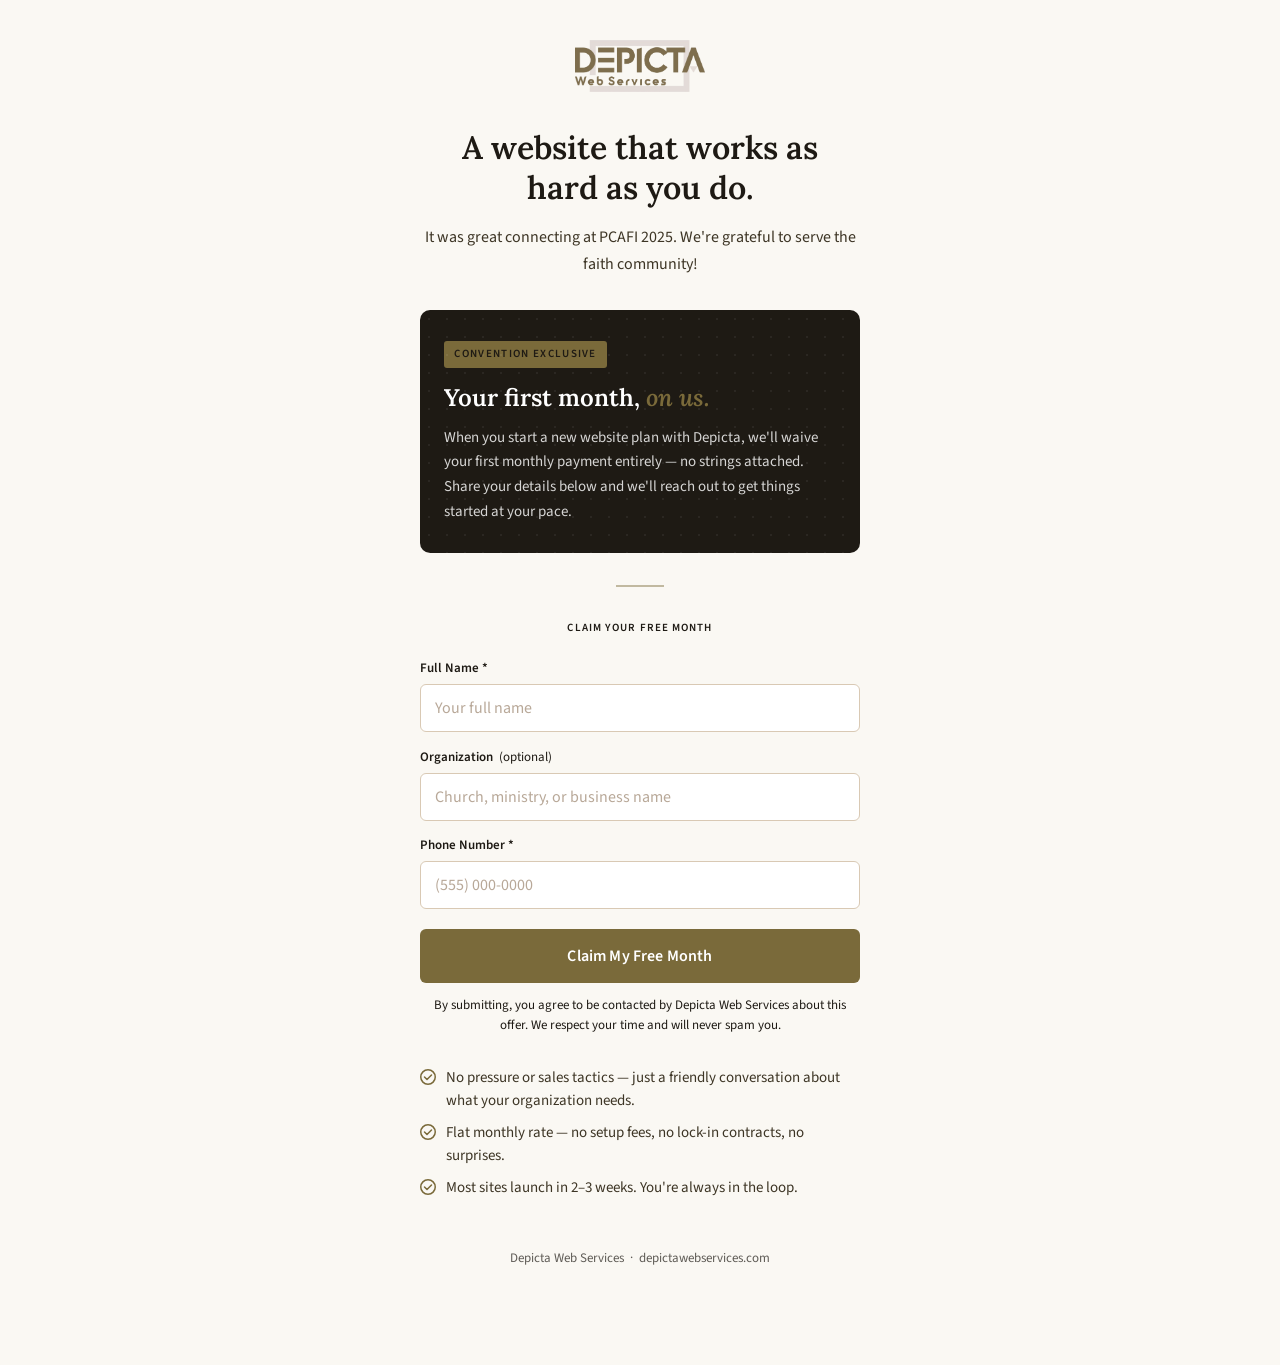
<file: pcafi2025.html>
<!DOCTYPE html>
<html lang="en">
<head>
  <meta charset="UTF-8">
  <meta name="viewport" content="width=device-width, initial-scale=1.0">
  <meta name="robots" content="noindex, nofollow">
  <title>A Special Offer for PCAFI 2025 — Depicta Web Services</title>
  <link rel="icon" type="image/png" href="assets/logo.png">
  <link rel="preconnect" href="https://fonts.googleapis.com">
  <link rel="preconnect" href="https://fonts.gstatic.com" crossorigin>
  <link href="https://fonts.googleapis.com/css2?family=Lora:ital,wght@0,400;0,600;1,400&family=Source+Sans+3:wght@400;500;600&display=swap" rel="stylesheet">
  <link rel="stylesheet" href="css/style.css?v=2">
  <style>
    /* ── Page reset ── */
    body {
      background: var(--warm-white);
      min-height: 100vh;
      display: flex;
      flex-direction: column;
      align-items: center;
    }

    /* ── Wrapper ── */
    .lp {
      width: 100%;
      max-width: 480px;
      padding: 2.5rem 1.25rem 4rem;
      box-sizing: border-box;
    }

    /* ── Logo ── */
    .lp__logo {
      display: flex;
      justify-content: center;
      margin-bottom: 2.25rem;
    }

    .lp__logo img {
      height: 52px;
      width: auto;
    }

    /* ── Headline ── */
    .lp__headline {
      font-family: 'Lora', Georgia, serif;
      font-size: clamp(1.6rem, 6vw, 2rem);
      font-weight: 600;
      color: var(--brown);
      text-align: center;
      line-height: 1.25;
      margin-bottom: 1rem;
    }

    .lp__intro {
      font-family: 'Source Sans 3', sans-serif;
      font-size: 1rem;
      color: var(--brown-mid);
      text-align: center;
      line-height: 1.7;
      margin-bottom: 2rem;
    }

    /* ── Offer block ── */
    .lp__offer {
      background: var(--brown);
      border-radius: 10px;
      padding: 1.75rem 1.5rem;
      margin-bottom: 2rem;
      position: relative;
      overflow: hidden;
    }

    .lp__offer::before {
      content: '';
      position: absolute;
      inset: 0;
      background-image: radial-gradient(circle, rgba(255,255,255,0.06) 1px, transparent 1px);
      background-size: 18px 18px;
      pointer-events: none;
    }

    .lp__offer-badge {
      display: inline-block;
      font-family: 'Source Sans 3', sans-serif;
      font-size: 0.6875rem;
      font-weight: 600;
      letter-spacing: 0.12em;
      text-transform: uppercase;
      color: var(--brown);
      background: var(--gold);
      padding: 0.25rem 0.65rem;
      border-radius: 3px;
      margin-bottom: 0.9rem;
    }

    .lp__offer-title {
      font-family: 'Lora', Georgia, serif;
      font-size: 1.5rem;
      font-weight: 600;
      color: #fff;
      line-height: 1.3;
      margin-bottom: 0.75rem;
    }

    .lp__offer-title em {
      font-style: italic;
      color: var(--gold);
    }

    .lp__offer-desc {
      font-family: 'Source Sans 3', sans-serif;
      font-size: 0.9375rem;
      color: rgba(255,255,255,0.82);
      line-height: 1.65;
      margin-bottom: 0;
    }

    /* ── Reassurance ── */
    .lp__reassurance {
      display: flex;
      flex-direction: column;
      gap: 0.6rem;
      margin-top: 2rem;
      margin-bottom: 2rem;
    }

    .lp__reassure-item {
      display: flex;
      align-items: flex-start;
      gap: 0.6rem;
      font-family: 'Source Sans 3', sans-serif;
      font-size: 0.9375rem;
      color: var(--brown-mid);
      line-height: 1.5;
    }

    .lp__reassure-item svg {
      flex-shrink: 0;
      margin-top: 2px;
      color: var(--gold);
    }

    /* ── Form ── */
    .lp__form-label {
      font-family: 'Source Sans 3', sans-serif;
      font-size: 0.6875rem;
      font-weight: 600;
      letter-spacing: 0.1em;
      text-transform: uppercase;
      color: var(--brown-light);
      text-align: center;
      margin-bottom: 1.25rem;
    }

    .lp__form {
      display: flex;
      flex-direction: column;
      gap: 0.85rem;
      margin-bottom: 0.75rem;
    }

    .lp__field {
      display: flex;
      flex-direction: column;
      gap: 0.3rem;
    }

    .lp__field label {
      font-family: 'Source Sans 3', sans-serif;
      font-size: 0.8125rem;
      font-weight: 600;
      color: var(--brown);
    }

    .lp__field label .opt {
      font-weight: 400;
      color: var(--brown-light);
      margin-left: 0.2em;
    }

    .lp__field input {
      width: 100%;
      box-sizing: border-box;
      padding: 0.75rem 0.9rem;
      border: 1.5px solid #d9c9b4;
      border-radius: 6px;
      font-family: 'Source Sans 3', sans-serif;
      font-size: 1rem;
      color: var(--brown);
      background: #fff;
      transition: border-color 0.18s ease, box-shadow 0.18s ease;
      -webkit-appearance: none;
    }

    .lp__field input:focus {
      outline: none;
      border-color: var(--gold);
      box-shadow: 0 0 0 3px rgba(191, 149, 63, 0.15);
    }

    .lp__field input::placeholder {
      color: #b8a898;
    }

    .lp__submit {
      width: 100%;
      padding: 1rem;
      background: var(--gold);
      color: #fff;
      border: none;
      border-radius: 6px;
      font-family: 'Source Sans 3', sans-serif;
      font-size: 1rem;
      font-weight: 600;
      cursor: pointer;
      transition: background 0.18s ease, transform 0.12s ease;
      margin-top: 0.4rem;
      letter-spacing: 0.01em;
    }

    .lp__submit:hover {
      background: var(--gold-dark);
    }

    .lp__submit:active {
      transform: scale(0.98);
    }

    .lp__submit:disabled {
      opacity: 0.65;
      cursor: not-allowed;
      transform: none;
    }

    /* ── Fine print ── */
    .lp__fine {
      font-family: 'Source Sans 3', sans-serif;
      font-size: 0.8125rem;
      color: var(--brown-light);
      text-align: center;
      line-height: 1.55;
      margin-top: 0.75rem;
    }

    /* ── Divider ── */
    .lp__sep {
      width: 48px;
      height: 2px;
      background: var(--gold);
      border: none;
      margin: 2rem auto;
      opacity: 0.45;
    }

    /* ── Success state ── */
    .lp__success {
      display: flex;
      flex-direction: column;
      align-items: center;
      text-align: center;
      padding: 1rem 0;
    }

    .lp__success svg {
      width: 64px;
      height: 64px;
      color: var(--gold);
      margin-bottom: 1.5rem;
    }

    .lp__success h2 {
      font-family: 'Lora', Georgia, serif;
      font-size: 1.4rem;
      font-weight: 600;
      color: var(--brown);
      margin-bottom: 0.6rem;
      opacity: 0;
      transform: translateY(10px);
      animation: successFadeUp 0.4s ease 0.7s forwards;
    }

    .lp__success p {
      font-family: 'Source Sans 3', sans-serif;
      font-size: 0.9375rem;
      color: var(--brown-mid);
      line-height: 1.65;
      max-width: 32ch;
      opacity: 0;
      transform: translateY(10px);
      animation: successFadeUp 0.4s ease 0.85s forwards;
    }

    @media (prefers-reduced-motion: reduce) {
      .lp__success h2,
      .lp__success p {
        animation: none;
        opacity: 1;
        transform: none;
      }
    }

    .lp__success[hidden] {
      display: none;
    }

    /* ── Footer note ── */
    .lp__footer {
      font-family: 'Source Sans 3', sans-serif;
      font-size: 0.8125rem;
      color: var(--brown-light);
      text-align: center;
      margin-top: 3rem;
      padding-bottom: 2rem;
      opacity: 0.7;
    }
  </style>
</head>
<body>

  <div class="lp">

    <!-- Logo -->
    <div class="lp__logo">
      <img src="assets/logo.png" alt="Depicta Web Services" width="160" height="52">
    </div>

    <!-- Headline -->
    <h1 class="lp__headline">A website that works as hard&nbsp;as you do.</h1>
    <p class="lp__intro">It was great connecting at PCAFI 2025. We're grateful to serve the faith community!</p>

    <!-- Offer block -->
    <div class="lp__offer">
      <span class="lp__offer-badge">Convention Exclusive</span>
      <p class="lp__offer-title">Your first month, <em>on&nbsp;us.</em></p>
      <p class="lp__offer-desc">When you start a new website plan with Depicta, we'll waive your first monthly payment entirely — no strings attached. Share your details below and we'll reach out to get things started at your pace.</p>
    </div>

    <hr class="lp__sep">

    <!-- Form section -->
    <div id="formSection">
      <p class="lp__form-label">Claim your free month</p>

      <form
        id="pcafiForm"
        class="lp__form"
        name="pcafi2025"
        method="POST"
        data-netlify="true"
        netlify-honeypot="bot-field"
        novalidate
      >
        <input type="hidden" name="form-name" value="pcafi2025">
        <input type="hidden" name="bot-field" style="display:none">

        <div class="lp__field">
          <label for="pcafi-name">Full Name <span aria-hidden="true">*</span></label>
          <input
            type="text"
            id="pcafi-name"
            name="name"
            placeholder="Your full name"
            required
            autocomplete="name"
          >
        </div>

        <div class="lp__field">
          <label for="pcafi-org">Organization <span class="opt">(optional)</span></label>
          <input
            type="text"
            id="pcafi-org"
            name="organization"
            placeholder="Church, ministry, or business name"
            autocomplete="organization"
          >
        </div>

        <div class="lp__field">
          <label for="pcafi-phone">Phone Number <span aria-hidden="true">*</span></label>
          <input
            type="tel"
            id="pcafi-phone"
            name="phone"
            placeholder="(555) 000-0000"
            required
            autocomplete="tel"
            inputmode="tel"
          >
        </div>

        <button type="submit" class="lp__submit" id="pcafiSubmit">Claim My Free Month</button>
      </form>

      <p class="lp__fine">By submitting, you agree to be contacted by Depicta Web Services about this offer. We respect your time and will never spam you.</p>
    </div>

    <!-- Reassurance -->
    <ul class="lp__reassurance" aria-label="What to expect">
      <li class="lp__reassure-item">
        <svg width="16" height="16" viewBox="0 0 16 16" fill="none" aria-hidden="true">
          <circle cx="8" cy="8" r="7.25" stroke="currentColor" stroke-width="1.5"/>
          <path d="M4.5 8l2.5 2.5 4.5-4.5" stroke="currentColor" stroke-width="1.5" stroke-linecap="round" stroke-linejoin="round"/>
        </svg>
        No pressure or sales tactics — just a friendly conversation about what your organization needs.
      </li>
      <li class="lp__reassure-item">
        <svg width="16" height="16" viewBox="0 0 16 16" fill="none" aria-hidden="true">
          <circle cx="8" cy="8" r="7.25" stroke="currentColor" stroke-width="1.5"/>
          <path d="M4.5 8l2.5 2.5 4.5-4.5" stroke="currentColor" stroke-width="1.5" stroke-linecap="round" stroke-linejoin="round"/>
        </svg>
        Flat monthly rate — no setup fees, no lock-in contracts, no surprises.
      </li>
      <li class="lp__reassure-item">
        <svg width="16" height="16" viewBox="0 0 16 16" fill="none" aria-hidden="true">
          <circle cx="8" cy="8" r="7.25" stroke="currentColor" stroke-width="1.5"/>
          <path d="M4.5 8l2.5 2.5 4.5-4.5" stroke="currentColor" stroke-width="1.5" stroke-linecap="round" stroke-linejoin="round"/>
        </svg>
        Most sites launch in 2–3 weeks. You're always in the loop.
      </li>
    </ul>

    <!-- Success state (hidden until submission) -->
    <div id="pcafiSuccess" class="lp__success" hidden>
      <svg viewBox="0 0 64 64" fill="none" xmlns="http://www.w3.org/2000/svg" aria-hidden="true">
        <circle class="success-circle" cx="32" cy="32" r="22" stroke="currentColor" stroke-width="2.5" fill="none"/>
        <path class="success-check" d="M21 32l8 8 14-14" stroke="currentColor" stroke-width="2.5" stroke-linecap="round" stroke-linejoin="round"/>
      </svg>
      <h2>You're on the list!</h2>
      <p>We'll be in touch soon to get your site underway. Thank you for trusting us with your ministry.</p>
    </div>

    <!-- Footer -->
    <p class="lp__footer">Depicta Web Services &nbsp;·&nbsp; depictawebservices.com</p>

  </div>

  <!-- Netlify Forms detection (outside form section for crawler) -->
  <div style="display:none">
    <form name="pcafi2025" data-netlify="true" netlify-honeypot="bot-field">
      <input type="hidden" name="form-name" value="pcafi2025">
      <input name="bot-field">
      <input name="name">
      <input name="organization">
      <input name="phone">
    </form>
  </div>

  <script>
    (function () {
      'use strict';

      var form = document.getElementById('pcafiForm');
      var formSection = document.getElementById('formSection');
      var successSection = document.getElementById('pcafiSuccess');
      var submitBtn = document.getElementById('pcafiSubmit');
      var phoneInput = document.getElementById('pcafi-phone');

      // Strip non-numeric for validation, allow + at start
      phoneInput.addEventListener('input', function () {
        var val = phoneInput.value.replace(/[^\d\s().+\-]/g, '');
        phoneInput.value = val;
      });

      form.addEventListener('submit', function (e) {
        e.preventDefault();

        // Basic phone validation: at least 7 digits
        var digits = phoneInput.value.replace(/\D/g, '');
        if (digits.length < 7) {
          phoneInput.setCustomValidity('Please enter a valid phone number.');
          phoneInput.reportValidity();
          return;
        }
        phoneInput.setCustomValidity('');

        submitBtn.disabled = true;
        submitBtn.textContent = 'Sending…';

        var data = new FormData(form);
        fetch('/', { method: 'POST', body: data })
          .then(function () {
            formSection.hidden = true;
            successSection.hidden = false;
            successSection.querySelector('h2').focus();
          })
          .catch(function () {
            submitBtn.disabled = false;
            submitBtn.textContent = 'Claim My Free Month';
            alert('Something went wrong. Please email us at info@depictawebservices.com');
          });
      });
    })();
  </script>

</body>
</html>
</file>
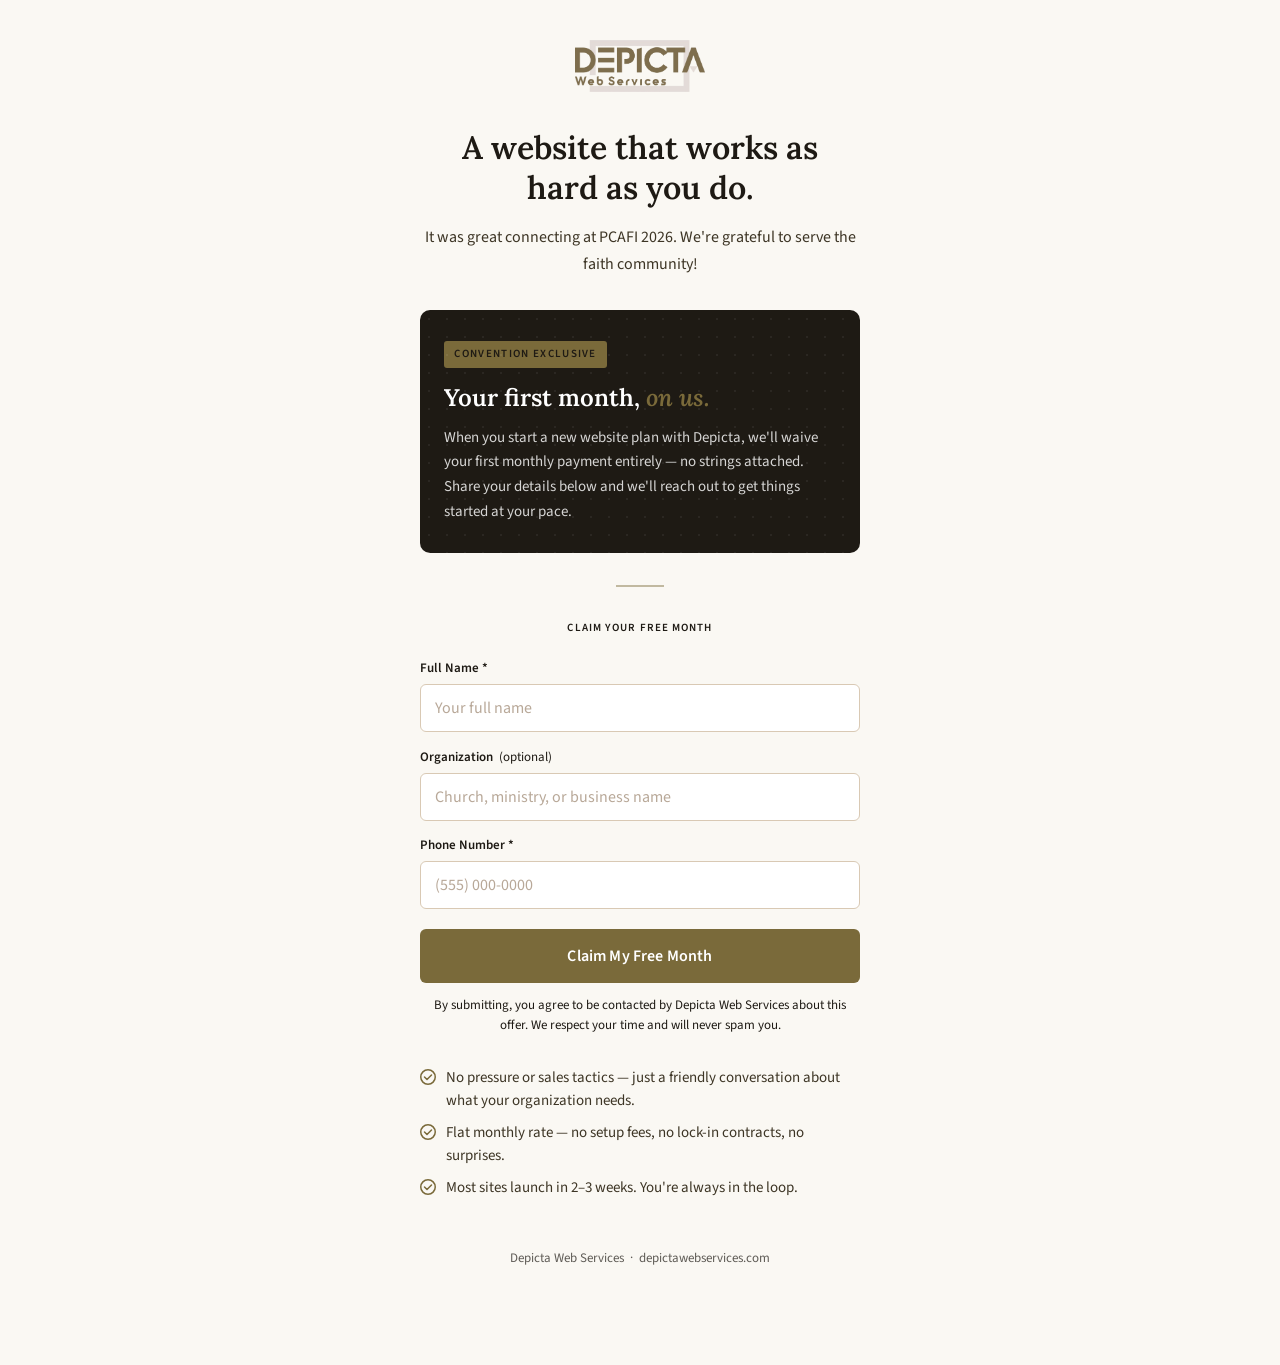
<file: pcafi2026.html>
<!DOCTYPE html>
<html lang="en">
<head>
  <meta charset="UTF-8">
  <meta name="viewport" content="width=device-width, initial-scale=1.0">
  <meta name="robots" content="noindex, nofollow">
  <title>A Special Offer for PCAFI 2026 — Depicta Web Services</title>
  <link rel="icon" type="image/png" href="assets/logo.png">
  <link rel="preconnect" href="https://fonts.googleapis.com">
  <link rel="preconnect" href="https://fonts.gstatic.com" crossorigin>
  <link href="https://fonts.googleapis.com/css2?family=Lora:ital,wght@0,400;0,600;1,400&family=Source+Sans+3:wght@400;500;600&display=swap" rel="stylesheet">
  <link rel="stylesheet" href="css/style.css?v=2">
  <style>
    /* ── Page reset ── */
    body {
      background: var(--warm-white);
      min-height: 100vh;
      display: flex;
      flex-direction: column;
      align-items: center;
    }

    /* ── Wrapper ── */
    .lp {
      width: 100%;
      max-width: 480px;
      padding: 2.5rem 1.25rem 4rem;
      box-sizing: border-box;
    }

    /* ── Logo ── */
    .lp__logo {
      display: flex;
      justify-content: center;
      margin-bottom: 2.25rem;
    }

    .lp__logo img {
      height: 52px;
      width: auto;
    }

    /* ── Headline ── */
    .lp__headline {
      font-family: 'Lora', Georgia, serif;
      font-size: clamp(1.6rem, 6vw, 2rem);
      font-weight: 600;
      color: var(--brown);
      text-align: center;
      line-height: 1.25;
      margin-bottom: 1rem;
    }

    .lp__intro {
      font-family: 'Source Sans 3', sans-serif;
      font-size: 1rem;
      color: var(--brown-mid);
      text-align: center;
      line-height: 1.7;
      margin-bottom: 2rem;
    }

    /* ── Offer block ── */
    .lp__offer {
      background: var(--brown);
      border-radius: 10px;
      padding: 1.75rem 1.5rem;
      margin-bottom: 2rem;
      position: relative;
      overflow: hidden;
    }

    .lp__offer::before {
      content: '';
      position: absolute;
      inset: 0;
      background-image: radial-gradient(circle, rgba(255,255,255,0.06) 1px, transparent 1px);
      background-size: 18px 18px;
      pointer-events: none;
    }

    .lp__offer-badge {
      display: inline-block;
      font-family: 'Source Sans 3', sans-serif;
      font-size: 0.6875rem;
      font-weight: 600;
      letter-spacing: 0.12em;
      text-transform: uppercase;
      color: var(--brown);
      background: var(--gold);
      padding: 0.25rem 0.65rem;
      border-radius: 3px;
      margin-bottom: 0.9rem;
    }

    .lp__offer-title {
      font-family: 'Lora', Georgia, serif;
      font-size: 1.5rem;
      font-weight: 600;
      color: #fff;
      line-height: 1.3;
      margin-bottom: 0.75rem;
    }

    .lp__offer-title em {
      font-style: italic;
      color: var(--gold);
    }

    .lp__offer-desc {
      font-family: 'Source Sans 3', sans-serif;
      font-size: 0.9375rem;
      color: rgba(255,255,255,0.82);
      line-height: 1.65;
      margin-bottom: 0;
    }

    /* ── Reassurance ── */
    .lp__reassurance {
      display: flex;
      flex-direction: column;
      gap: 0.6rem;
      margin-top: 2rem;
      margin-bottom: 2rem;
    }

    .lp__reassure-item {
      display: flex;
      align-items: flex-start;
      gap: 0.6rem;
      font-family: 'Source Sans 3', sans-serif;
      font-size: 0.9375rem;
      color: var(--brown-mid);
      line-height: 1.5;
    }

    .lp__reassure-item svg {
      flex-shrink: 0;
      margin-top: 2px;
      color: var(--gold);
    }

    /* ── Form ── */
    .lp__form-label {
      font-family: 'Source Sans 3', sans-serif;
      font-size: 0.6875rem;
      font-weight: 600;
      letter-spacing: 0.1em;
      text-transform: uppercase;
      color: var(--brown-light);
      text-align: center;
      margin-bottom: 1.25rem;
    }

    .lp__form {
      display: flex;
      flex-direction: column;
      gap: 0.85rem;
      margin-bottom: 0.75rem;
    }

    .lp__field {
      display: flex;
      flex-direction: column;
      gap: 0.3rem;
    }

    .lp__field label {
      font-family: 'Source Sans 3', sans-serif;
      font-size: 0.8125rem;
      font-weight: 600;
      color: var(--brown);
    }

    .lp__field label .opt {
      font-weight: 400;
      color: var(--brown-light);
      margin-left: 0.2em;
    }

    .lp__field input {
      width: 100%;
      box-sizing: border-box;
      padding: 0.75rem 0.9rem;
      border: 1.5px solid #d9c9b4;
      border-radius: 6px;
      font-family: 'Source Sans 3', sans-serif;
      font-size: 1rem;
      color: var(--brown);
      background: #fff;
      transition: border-color 0.18s ease, box-shadow 0.18s ease;
      -webkit-appearance: none;
    }

    .lp__field input:focus {
      outline: none;
      border-color: var(--gold);
      box-shadow: 0 0 0 3px rgba(191, 149, 63, 0.15);
    }

    .lp__field input::placeholder {
      color: #b8a898;
    }

    .lp__submit {
      width: 100%;
      padding: 1rem;
      background: var(--gold);
      color: #fff;
      border: none;
      border-radius: 6px;
      font-family: 'Source Sans 3', sans-serif;
      font-size: 1rem;
      font-weight: 600;
      cursor: pointer;
      transition: background 0.18s ease, transform 0.12s ease;
      margin-top: 0.4rem;
      letter-spacing: 0.01em;
    }

    .lp__submit:hover {
      background: var(--gold-dark);
    }

    .lp__submit:active {
      transform: scale(0.98);
    }

    .lp__submit:disabled {
      opacity: 0.65;
      cursor: not-allowed;
      transform: none;
    }

    /* ── Fine print ── */
    .lp__fine {
      font-family: 'Source Sans 3', sans-serif;
      font-size: 0.8125rem;
      color: var(--brown-light);
      text-align: center;
      line-height: 1.55;
      margin-top: 0.75rem;
    }

    /* ── Divider ── */
    .lp__sep {
      width: 48px;
      height: 2px;
      background: var(--gold);
      border: none;
      margin: 2rem auto;
      opacity: 0.45;
    }

    /* ── Success state ── */
    .lp__success {
      display: flex;
      flex-direction: column;
      align-items: center;
      text-align: center;
      padding: 1rem 0;
    }

    .lp__success svg {
      width: 64px;
      height: 64px;
      color: var(--gold);
      margin-bottom: 1.5rem;
    }

    .lp__success h2 {
      font-family: 'Lora', Georgia, serif;
      font-size: 1.4rem;
      font-weight: 600;
      color: var(--brown);
      margin-bottom: 0.6rem;
      opacity: 0;
      transform: translateY(10px);
      animation: successFadeUp 0.4s ease 0.7s forwards;
    }

    .lp__success p {
      font-family: 'Source Sans 3', sans-serif;
      font-size: 0.9375rem;
      color: var(--brown-mid);
      line-height: 1.65;
      max-width: 32ch;
      opacity: 0;
      transform: translateY(10px);
      animation: successFadeUp 0.4s ease 0.85s forwards;
    }

    @media (prefers-reduced-motion: reduce) {
      .lp__success h2,
      .lp__success p {
        animation: none;
        opacity: 1;
        transform: none;
      }
    }

    .lp__success[hidden] {
      display: none;
    }

    /* ── Footer note ── */
    .lp__footer {
      font-family: 'Source Sans 3', sans-serif;
      font-size: 0.8125rem;
      color: var(--brown-light);
      text-align: center;
      margin-top: 3rem;
      padding-bottom: 2rem;
      opacity: 0.7;
    }
  </style>
</head>
<body>

  <div class="lp">

    <!-- Logo -->
    <div class="lp__logo">
      <img src="assets/logo.png" alt="Depicta Web Services" width="160" height="52">
    </div>

    <!-- Headline -->
    <h1 class="lp__headline">A website that works as hard&nbsp;as you do.</h1>
    <p class="lp__intro">It was great connecting at PCAFI 2026. We're grateful to serve the faith community!</p>

    <!-- Offer block -->
    <div class="lp__offer">
      <span class="lp__offer-badge">Convention Exclusive</span>
      <p class="lp__offer-title">Your first month, <em>on&nbsp;us.</em></p>
      <p class="lp__offer-desc">When you start a new website plan with Depicta, we'll waive your first monthly payment entirely — no strings attached. Share your details below and we'll reach out to get things started at your pace.</p>
    </div>

    <hr class="lp__sep">

    <!-- Form section -->
    <div id="formSection">
      <p class="lp__form-label">Claim your free month</p>

      <form
        id="pcafiForm"
        class="lp__form"
        name="pcafi2026"
        method="POST"
        data-netlify="true"
        netlify-honeypot="bot-field"
        novalidate
      >
        <input type="hidden" name="form-name" value="pcafi2026">
        <input type="hidden" name="bot-field" style="display:none">

        <div class="lp__field">
          <label for="pcafi-name">Full Name <span aria-hidden="true">*</span></label>
          <input
            type="text"
            id="pcafi-name"
            name="name"
            placeholder="Your full name"
            required
            autocomplete="name"
          >
        </div>

        <div class="lp__field">
          <label for="pcafi-org">Organization <span class="opt">(optional)</span></label>
          <input
            type="text"
            id="pcafi-org"
            name="organization"
            placeholder="Church, ministry, or business name"
            autocomplete="organization"
          >
        </div>

        <div class="lp__field">
          <label for="pcafi-phone">Phone Number <span aria-hidden="true">*</span></label>
          <input
            type="tel"
            id="pcafi-phone"
            name="phone"
            placeholder="(555) 000-0000"
            required
            autocomplete="tel"
            inputmode="tel"
          >
        </div>

        <button type="submit" class="lp__submit" id="pcafiSubmit">Claim My Free Month</button>
      </form>

      <p class="lp__fine">By submitting, you agree to be contacted by Depicta Web Services about this offer. We respect your time and will never spam you.</p>
    </div>

    <!-- Reassurance -->
    <ul class="lp__reassurance" aria-label="What to expect">
      <li class="lp__reassure-item">
        <svg width="16" height="16" viewBox="0 0 16 16" fill="none" aria-hidden="true">
          <circle cx="8" cy="8" r="7.25" stroke="currentColor" stroke-width="1.5"/>
          <path d="M4.5 8l2.5 2.5 4.5-4.5" stroke="currentColor" stroke-width="1.5" stroke-linecap="round" stroke-linejoin="round"/>
        </svg>
        No pressure or sales tactics — just a friendly conversation about what your organization needs.
      </li>
      <li class="lp__reassure-item">
        <svg width="16" height="16" viewBox="0 0 16 16" fill="none" aria-hidden="true">
          <circle cx="8" cy="8" r="7.25" stroke="currentColor" stroke-width="1.5"/>
          <path d="M4.5 8l2.5 2.5 4.5-4.5" stroke="currentColor" stroke-width="1.5" stroke-linecap="round" stroke-linejoin="round"/>
        </svg>
        Flat monthly rate — no setup fees, no lock-in contracts, no surprises.
      </li>
      <li class="lp__reassure-item">
        <svg width="16" height="16" viewBox="0 0 16 16" fill="none" aria-hidden="true">
          <circle cx="8" cy="8" r="7.25" stroke="currentColor" stroke-width="1.5"/>
          <path d="M4.5 8l2.5 2.5 4.5-4.5" stroke="currentColor" stroke-width="1.5" stroke-linecap="round" stroke-linejoin="round"/>
        </svg>
        Most sites launch in 2–3 weeks. You're always in the loop.
      </li>
    </ul>

    <!-- Success state (hidden until submission) -->
    <div id="pcafiSuccess" class="lp__success" hidden>
      <svg viewBox="0 0 64 64" fill="none" xmlns="http://www.w3.org/2000/svg" aria-hidden="true">
        <circle class="success-circle" cx="32" cy="32" r="22" stroke="currentColor" stroke-width="2.5" fill="none"/>
        <path class="success-check" d="M21 32l8 8 14-14" stroke="currentColor" stroke-width="2.5" stroke-linecap="round" stroke-linejoin="round"/>
      </svg>
      <h2>You're on the list!</h2>
      <p>We'll be in touch soon to get your site underway. Thank you for trusting us with your ministry.</p>
    </div>

    <!-- Footer -->
    <p class="lp__footer">Depicta Web Services &nbsp;·&nbsp; depictawebservices.com</p>

  </div>

  <!-- Netlify Forms detection (outside form section for crawler) -->
  <div style="display:none">
    <form name="pcafi2026" data-netlify="true" netlify-honeypot="bot-field">
      <input type="hidden" name="form-name" value="pcafi2026">
      <input name="bot-field">
      <input name="name">
      <input name="organization">
      <input name="phone">
    </form>
  </div>

  <script>
    (function () {
      'use strict';

      var form = document.getElementById('pcafiForm');
      var formSection = document.getElementById('formSection');
      var successSection = document.getElementById('pcafiSuccess');
      var submitBtn = document.getElementById('pcafiSubmit');
      var phoneInput = document.getElementById('pcafi-phone');

      // Strip non-numeric for validation, allow + at start
      phoneInput.addEventListener('input', function () {
        var val = phoneInput.value.replace(/[^\d\s().+\-]/g, '');
        phoneInput.value = val;
      });

      form.addEventListener('submit', function (e) {
        e.preventDefault();

        // Basic phone validation: at least 7 digits
        var digits = phoneInput.value.replace(/\D/g, '');
        if (digits.length < 7) {
          phoneInput.setCustomValidity('Please enter a valid phone number.');
          phoneInput.reportValidity();
          return;
        }
        phoneInput.setCustomValidity('');

        submitBtn.disabled = true;
        submitBtn.textContent = 'Sending…';

        var data = new FormData(form);
        fetch('/', { method: 'POST', body: data })
          .then(function () {
            formSection.hidden = true;
            successSection.hidden = false;
            successSection.querySelector('h2').focus();
          })
          .catch(function () {
            submitBtn.disabled = false;
            submitBtn.textContent = 'Claim My Free Month';
            alert('Something went wrong. Please email us at info@depictawebservices.com');
          });
      });
    })();
  </script>

</body>
</html>
</file>
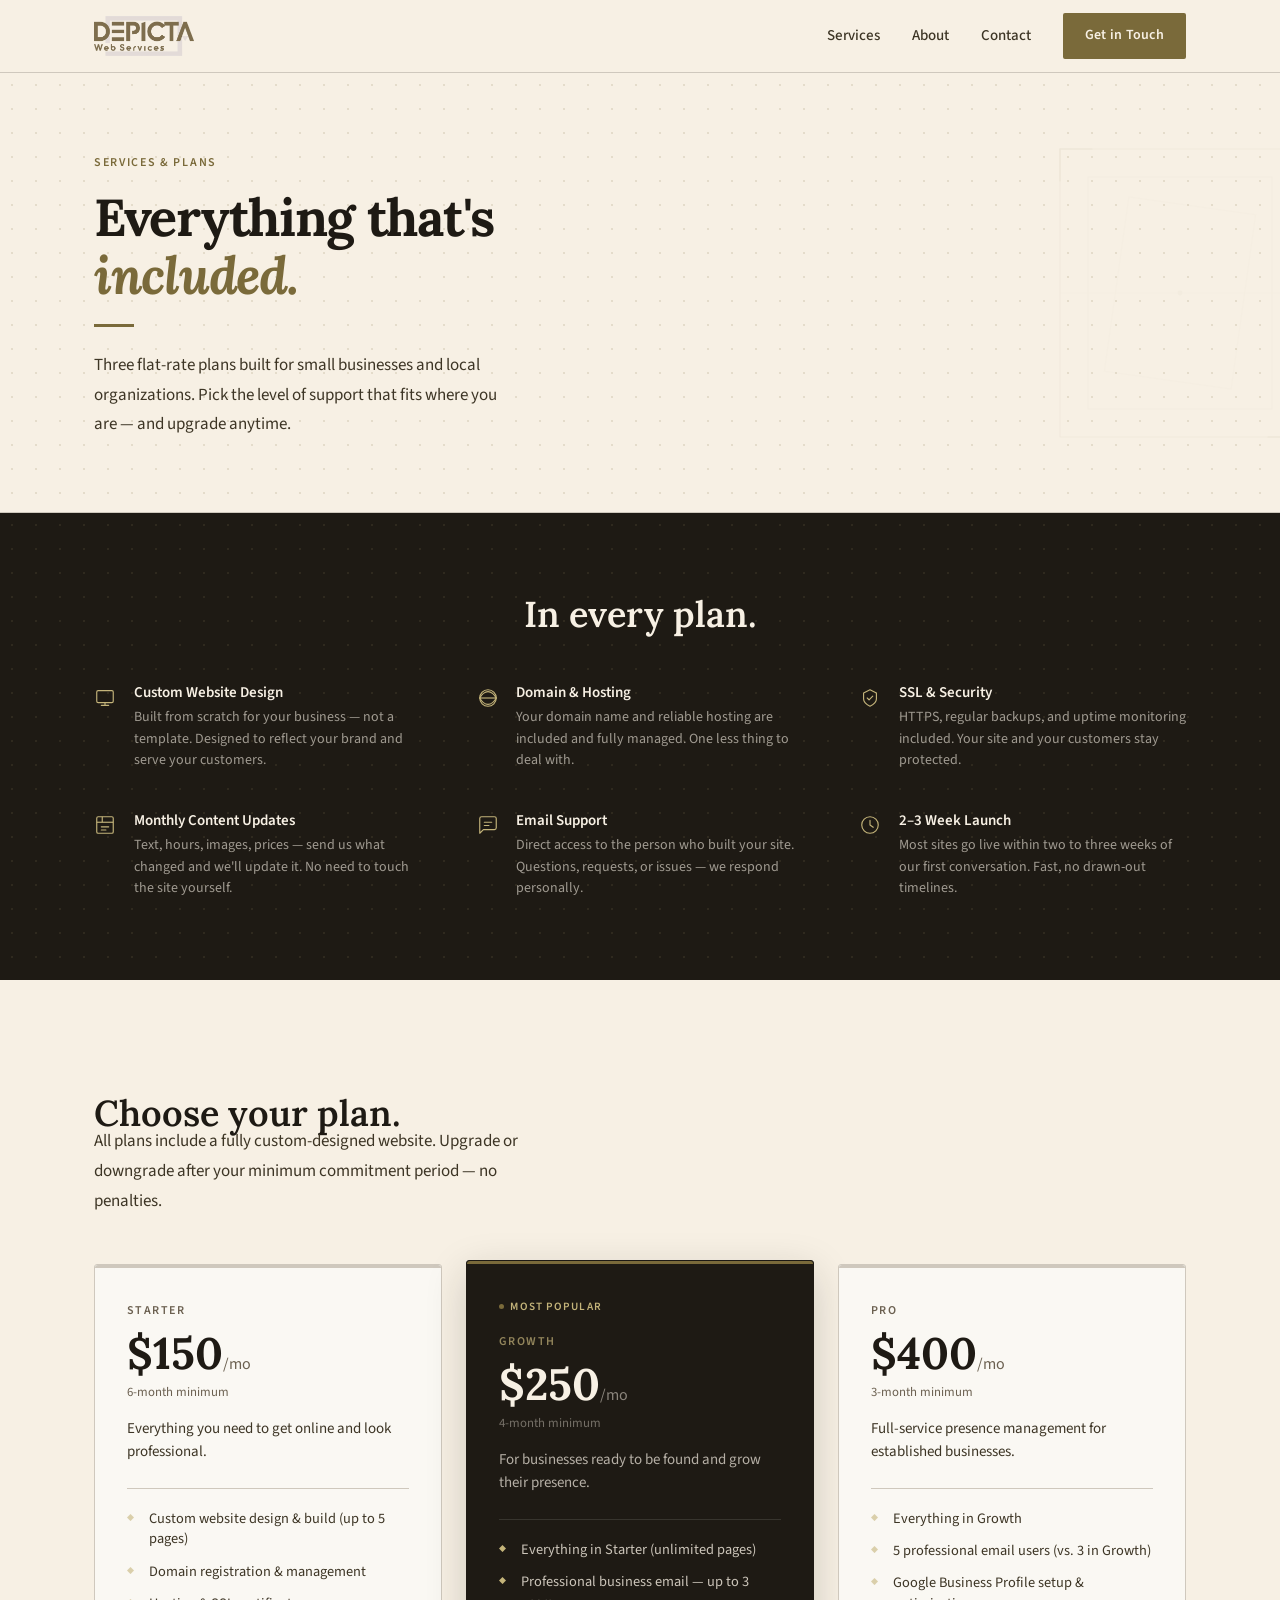
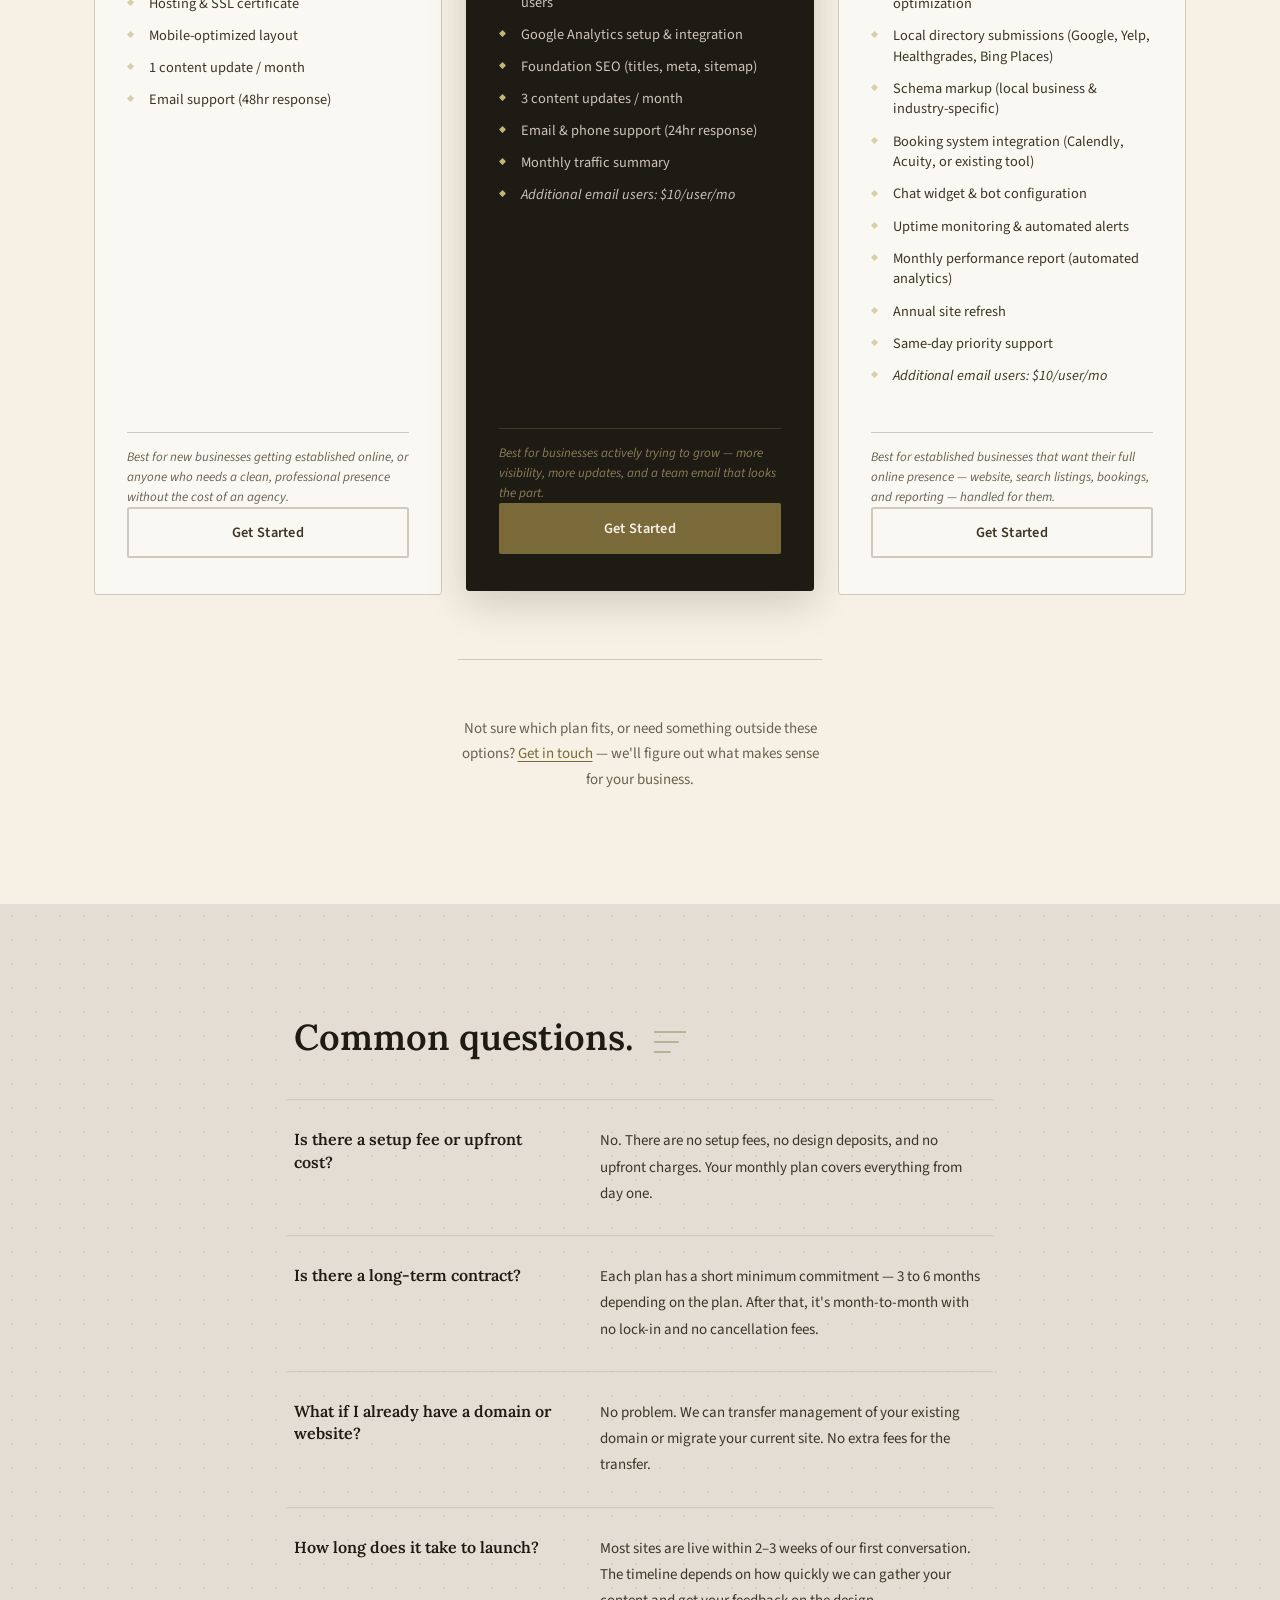
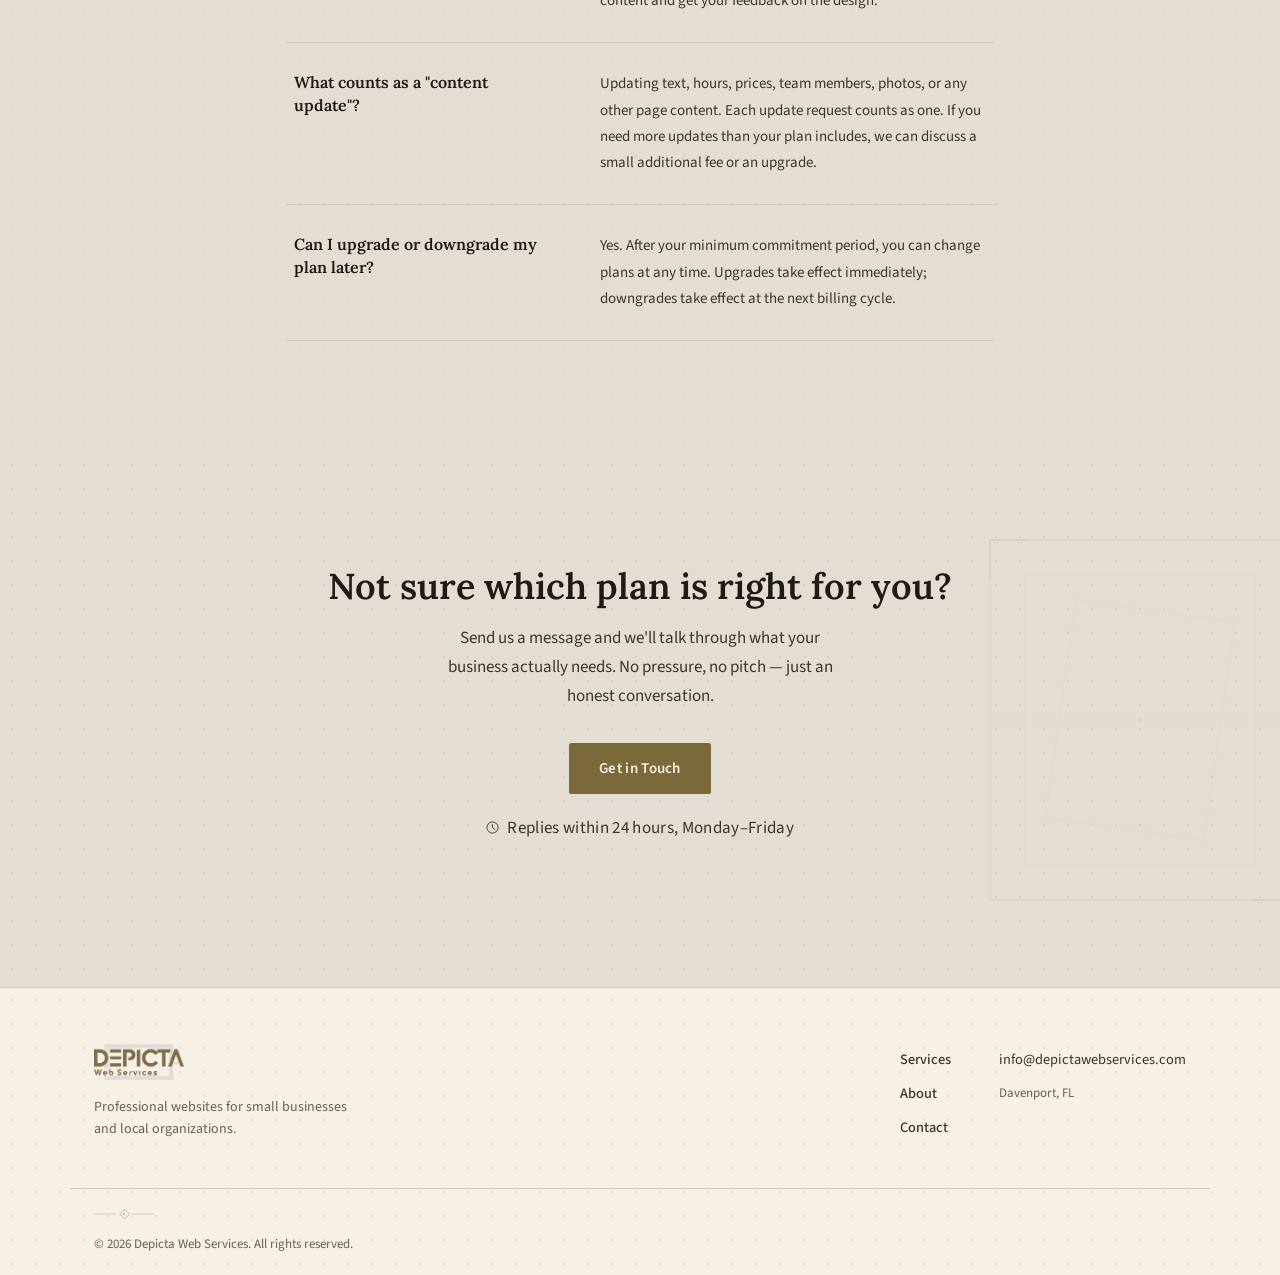
<file: services.html>
<!DOCTYPE html>
<html lang="en">
<head>
  <meta charset="UTF-8">
  <meta name="viewport" content="width=device-width, initial-scale=1.0">
  <title>Services &amp; Plans — Depicta Web Services</title>
  <meta name="description" content="Three flat-rate plans for small businesses and local organizations. Custom design, hosting, domain, updates, and support — all included. No setup fees.">
  <meta name="theme-color" content="#f7f0e4">
  <link rel="icon" type="image/png" href="assets/depicta_favicon.png">
  <link rel="apple-touch-icon" href="assets/depicta_favicon.png">

  <link rel="preconnect" href="https://fonts.googleapis.com">
  <link rel="preconnect" href="https://fonts.gstatic.com" crossorigin>
  <link href="https://fonts.googleapis.com/css2?family=Lora:ital,wght@0,400;0,500;0,600;0,700;1,400;1,600&family=Source+Sans+3:wght@300;400;500;600&display=swap" rel="stylesheet">

  <link rel="canonical" href="https://depictawebservices.com/services.html">
  <meta name="robots" content="index, follow">

  <!-- Open Graph -->
  <meta property="og:title" content="Services &amp; Plans — Depicta Web Services">
  <meta property="og:description" content="Three flat-rate plans for small businesses and local organizations. Custom design, hosting, domain, updates, and support — all included. No setup fees.">
  <meta property="og:image" content="https://depictawebservices.com/assets/hero.jpeg">
  <meta property="og:type" content="website">
  <meta property="og:url" content="https://depictawebservices.com/services.html">
  <meta name="twitter:card" content="summary_large_image">
  <meta name="twitter:title" content="Services &amp; Plans — Depicta Web Services">
  <meta name="twitter:description" content="Three flat-rate plans for small businesses. Custom design, hosting, domain, updates, and support — all included. No setup fees.">
  <meta name="twitter:image" content="https://depictawebservices.com/assets/hero.jpeg">

  <link rel="stylesheet" href="css/style.css?v=2">

  <!-- Structured Data — Services -->
  <script type="application/ld+json">
  {
    "@context": "https://schema.org",
    "@type": "ItemList",
    "name": "Depicta Web Services Plans",
    "url": "https://depictawebservices.com/services.html",
    "itemListElement": [
      {
        "@type": "Offer",
        "position": 1,
        "name": "Starter Plan",
        "description": "Custom website design and build, domain, hosting, SSL, and 1 content update per month.",
        "price": "150",
        "priceCurrency": "USD",
        "priceSpecification": {
          "@type": "UnitPriceSpecification",
          "price": "150",
          "priceCurrency": "USD",
          "unitText": "MONTH"
        }
      },
      {
        "@type": "Offer",
        "position": 2,
        "name": "Growth Plan",
        "description": "Everything in Starter plus professional email, analytics, foundation SEO, and 3 updates per month.",
        "price": "250",
        "priceCurrency": "USD",
        "priceSpecification": {
          "@type": "UnitPriceSpecification",
          "price": "250",
          "priceCurrency": "USD",
          "unitText": "MONTH"
        }
      },
      {
        "@type": "Offer",
        "position": 3,
        "name": "Pro Plan",
        "description": "Everything in Growth plus Google Business Profile management, booking widget, live chat, and same-day support.",
        "price": "400",
        "priceCurrency": "USD",
        "priceSpecification": {
          "@type": "UnitPriceSpecification",
          "price": "400",
          "priceCurrency": "USD",
          "unitText": "MONTH"
        }
      }
    ]
  }
  </script>

  <!-- Structured Data — FAQ -->
  <script type="application/ld+json">
  {
    "@context": "https://schema.org",
    "@type": "FAQPage",
    "mainEntity": [
      {
        "@type": "Question",
        "name": "Is there a setup fee or upfront cost?",
        "acceptedAnswer": {
          "@type": "Answer",
          "text": "No. There are no setup fees, no design deposits, and no upfront charges. Your monthly plan covers everything from day one."
        }
      },
      {
        "@type": "Question",
        "name": "Is there a long-term contract?",
        "acceptedAnswer": {
          "@type": "Answer",
          "text": "Each plan has a short minimum commitment — 3 to 6 months depending on the plan. After that, it's month-to-month with no lock-in and no cancellation fees."
        }
      },
      {
        "@type": "Question",
        "name": "How long does it take to launch a website?",
        "acceptedAnswer": {
          "@type": "Answer",
          "text": "Most sites are live within 2–3 weeks of our first conversation. The timeline depends on how quickly we can gather your content and get your feedback on the design."
        }
      },
      {
        "@type": "Question",
        "name": "What if I already have a domain or website?",
        "acceptedAnswer": {
          "@type": "Answer",
          "text": "No problem. We can transfer management of your existing domain or migrate your current site. No extra fees for the transfer."
        }
      },
      {
        "@type": "Question",
        "name": "Can I upgrade or downgrade my plan later?",
        "acceptedAnswer": {
          "@type": "Answer",
          "text": "Yes. After your minimum commitment period, you can change plans at any time. Upgrades take effect immediately; downgrades take effect at the next billing cycle."
        }
      }
    ]
  }
  </script>
</head>
<body>

  <!-- ============================================================
       NAVIGATION
  ============================================================ -->
  <header class="nav" id="nav">
    <div class="container nav__inner">
      <a href="index.html" class="nav__logo" aria-label="Depicta Web Services Home">
        <img src="assets/logo.png" alt="Depicta Web Services" fetchpriority="high">
      </a>
      <button class="nav__toggle" id="navToggle" aria-label="Open menu" aria-expanded="false" aria-controls="navLinks">
        <span></span>
        <span></span>
        <span></span>
      </button>
      <nav class="nav__links" id="navLinks" aria-label="Main navigation">
        <a href="services.html" aria-current="page">Services</a>
        <a href="about.html">About</a>
        <a href="contact.html">Contact</a>
        <a href="contact.html" class="btn btn--gold btn--sm">Get in Touch</a>
      </nav>
    </div>
  </header>

  <main>

    <!-- ============================================================
         PAGE HERO
    ============================================================ -->
    <section class="page-hero">
      <svg class="page-hero__geo" aria-hidden="true" viewBox="0 0 340 400" fill="none" xmlns="http://www.w3.org/2000/svg">
        <rect x="20" y="20" width="300" height="360" stroke="currentColor" stroke-width="0.75"/>
        <rect x="55" y="55" width="230" height="290" stroke="currentColor" stroke-width="0.5" opacity="0.6"/>
        <rect x="90" y="90" width="160" height="220" stroke="currentColor" stroke-width="0.5" opacity="0.35" transform="rotate(8 170 200)"/>
        <line x1="20" y1="200" x2="320" y2="200" stroke="currentColor" stroke-width="0.5" opacity="0.25"/>
        <line x1="20" y1="20" x2="60" y2="20" stroke="currentColor" stroke-width="1.5" stroke-linecap="round"/>
        <line x1="20" y1="20" x2="20" y2="60" stroke="currentColor" stroke-width="1.5" stroke-linecap="round"/>
        <line x1="320" y1="380" x2="280" y2="380" stroke="currentColor" stroke-width="1.5" stroke-linecap="round"/>
        <line x1="320" y1="380" x2="320" y2="340" stroke="currentColor" stroke-width="1.5" stroke-linecap="round"/>
        <circle cx="170" cy="200" r="3" fill="currentColor" opacity="0.35"/>
      </svg>
      <div class="container">
        <p class="overline">Services &amp; Plans</p>
        <h1 class="page-hero__heading">Everything that's<br><em>included.</em></h1>
        <div class="page-hero__rule"></div>
        <p class="page-hero__sub">Three flat-rate plans built for small businesses and local organizations. Pick the level of support that fits where you are — and upgrade anytime.</p>
      </div>
    </section>

    <!-- ============================================================
         IN EVERY PLAN
    ============================================================ -->
    <div class="included-strip">
      <div class="container">
        <h2>In every plan.</h2>
        <div class="included-grid">

          <div class="included-item">
            <svg aria-hidden="true" viewBox="0 0 24 24" fill="none" xmlns="http://www.w3.org/2000/svg">
              <rect x="3" y="4" width="18" height="13" rx="1.5" stroke="currentColor" stroke-width="1.25"/>
              <line x1="8" y1="20" x2="16" y2="20" stroke="currentColor" stroke-width="1.25" stroke-linecap="round"/>
              <line x1="12" y1="17" x2="12" y2="20" stroke="currentColor" stroke-width="1.25"/>
            </svg>
            <div>
              <h4>Custom Website Design</h4>
              <p>Built from scratch for your business — not a template. Designed to reflect your brand and serve your customers.</p>
            </div>
          </div>

          <div class="included-item">
            <svg aria-hidden="true" viewBox="0 0 24 24" fill="none" xmlns="http://www.w3.org/2000/svg">
              <circle cx="12" cy="12" r="9" stroke="currentColor" stroke-width="1.25"/>
              <path d="M3 12 C5 8 9 5 12 5 C15 5 19 8 21 12 C19 16 15 19 12 19 C9 19 5 16 3 12Z" stroke="currentColor" stroke-width="1.25" fill="none"/>
              <line x1="3" y1="12" x2="21" y2="12" stroke="currentColor" stroke-width="1.25"/>
            </svg>
            <div>
              <h4>Domain &amp; Hosting</h4>
              <p>Your domain name and reliable hosting are included and fully managed. One less thing to deal with.</p>
            </div>
          </div>

          <div class="included-item">
            <svg aria-hidden="true" viewBox="0 0 24 24" fill="none" xmlns="http://www.w3.org/2000/svg">
              <path d="M12 3 L19 6.5 L19 13 C19 17.5 12 21 12 21 C12 21 5 17.5 5 13 L5 6.5 Z" stroke="currentColor" stroke-width="1.25" stroke-linejoin="round" fill="none"/>
              <polyline points="9,12 11,14 15,10" stroke="currentColor" stroke-width="1.25" stroke-linecap="round" stroke-linejoin="round"/>
            </svg>
            <div>
              <h4>SSL &amp; Security</h4>
              <p>HTTPS, regular backups, and uptime monitoring included. Your site and your customers stay protected.</p>
            </div>
          </div>

          <div class="included-item">
            <svg aria-hidden="true" viewBox="0 0 24 24" fill="none" xmlns="http://www.w3.org/2000/svg">
              <rect x="3" y="3" width="18" height="18" rx="1.5" stroke="currentColor" stroke-width="1.25"/>
              <line x1="3" y1="9" x2="21" y2="9" stroke="currentColor" stroke-width="1.25"/>
              <line x1="9" y1="3" x2="9" y2="9" stroke="currentColor" stroke-width="1.25"/>
              <line x1="8" y1="14" x2="16" y2="14" stroke="currentColor" stroke-width="1.25" stroke-linecap="round"/>
              <line x1="8" y1="17.5" x2="13" y2="17.5" stroke="currentColor" stroke-width="1.25" stroke-linecap="round"/>
            </svg>
            <div>
              <h4>Monthly Content Updates</h4>
              <p>Text, hours, images, prices — send us what changed and we'll update it. No need to touch the site yourself.</p>
            </div>
          </div>

          <div class="included-item">
            <svg aria-hidden="true" viewBox="0 0 24 24" fill="none" xmlns="http://www.w3.org/2000/svg">
              <path d="M21 15a2 2 0 0 1-2 2H7l-4 4V5a2 2 0 0 1 2-2h14a2 2 0 0 1 2 2z" stroke="currentColor" stroke-width="1.25" stroke-linejoin="round" fill="none"/>
              <line x1="8" y1="9" x2="16" y2="9" stroke="currentColor" stroke-width="1.25" stroke-linecap="round"/>
              <line x1="8" y1="12.5" x2="13" y2="12.5" stroke="currentColor" stroke-width="1.25" stroke-linecap="round"/>
            </svg>
            <div>
              <h4>Email Support</h4>
              <p>Direct access to the person who built your site. Questions, requests, or issues — we respond personally.</p>
            </div>
          </div>

          <div class="included-item">
            <svg aria-hidden="true" viewBox="0 0 24 24" fill="none" xmlns="http://www.w3.org/2000/svg">
              <circle cx="12" cy="12" r="9" stroke="currentColor" stroke-width="1.25"/>
              <polyline points="12,7 12,12 15.5,14.5" stroke="currentColor" stroke-width="1.25" stroke-linecap="round" stroke-linejoin="round"/>
            </svg>
            <div>
              <h4>2–3 Week Launch</h4>
              <p>Most sites go live within two to three weeks of our first conversation. Fast, no drawn-out timelines.</p>
            </div>
          </div>

        </div>
      </div>
    </div>

    <!-- ============================================================
         PLANS — DETAILED
    ============================================================ -->
    <section class="section plans-section">
      <div class="container">

        <h2>Choose your plan.</h2>
        <p class="section__intro">All plans include a fully custom-designed website. Upgrade or downgrade after your minimum commitment period — no penalties.</p>

        <div class="plans-row">

          <!-- Starter -->
          <div class="plan-col">
            <div class="plan-col__top">
              <p class="plan-col__name">Starter</p>
              <p class="plan-col__price">$150<span>/mo</span></p>
              <p class="plan-col__minimum">6-month minimum</p>
              <p class="plan-col__tagline">Everything you need to get online and look professional.</p>
            </div>
            <ul class="plan-col__features">
              <li>Custom website design &amp; build (up to 5 pages)</li>
              <li>Domain registration &amp; management</li>
              <li>Hosting &amp; SSL certificate</li>
              <li>Mobile-optimized layout</li>
              <li>1 content update / month</li>
              <li>Email support (48hr response)</li>
            </ul>
            <p class="plan-col__best-for">Best for new businesses getting established online, or anyone who needs a clean, professional presence without the cost of an agency.</p>
            <button class="btn btn--outline plan-col__btn js-open-modal" data-plan="Starter">Get Started</button>
          </div>

          <!-- Growth -->
          <div class="plan-col plan-col--featured">
            <p class="plan-col__badge">Most Popular</p>
            <div class="plan-col__top">
              <p class="plan-col__name">Growth</p>
              <p class="plan-col__price">$250<span>/mo</span></p>
              <p class="plan-col__minimum">4-month minimum</p>
              <p class="plan-col__tagline">For businesses ready to be found and grow their presence.</p>
            </div>
            <ul class="plan-col__features">
              <li>Everything in Starter (unlimited pages)</li>
              <li>Professional business email — up to 3 users</li>
              <li>Google Analytics setup &amp; integration</li>
              <li>Foundation SEO (titles, meta, sitemap)</li>
              <li>3 content updates / month</li>
              <li>Email &amp; phone support (24hr response)</li>
              <li>Monthly traffic summary</li>
              <li class="plan-col__add-on">Additional email users: $10/user/mo</li>
            </ul>
            <p class="plan-col__best-for">Best for businesses actively trying to grow — more visibility, more updates, and a team email that looks the part.</p>
            <button class="btn plan-col__btn plan-col__btn--featured js-open-modal" data-plan="Growth">Get Started</button>
          </div>

          <!-- Pro -->
          <div class="plan-col">
            <div class="plan-col__top">
              <p class="plan-col__name">Pro</p>
              <p class="plan-col__price">$400<span>/mo</span></p>
              <p class="plan-col__minimum">3-month minimum</p>
              <p class="plan-col__tagline">Full-service presence management for established businesses.</p>
            </div>
            <ul class="plan-col__features">
              <li>Everything in Growth</li>
              <li>5 professional email users (vs. 3 in Growth)</li>
              <li>Google Business Profile setup &amp; optimization</li>
              <li>Local directory submissions (Google, Yelp, Healthgrades, Bing Places)</li>
              <li>Schema markup (local business &amp; industry-specific)</li>
              <li>Booking system integration (Calendly, Acuity, or existing tool)</li>
              <li>Chat widget &amp; bot configuration</li>
              <li>Uptime monitoring &amp; automated alerts</li>
              <li>Monthly performance report (automated analytics)</li>
              <li>Annual site refresh</li>
              <li>Same-day priority support</li>
              <li class="plan-col__add-on">Additional email users: $10/user/mo</li>
            </ul>
            <p class="plan-col__best-for">Best for established businesses that want their full online presence — website, search listings, bookings, and reporting — handled for them.</p>
            <button class="btn btn--outline plan-col__btn js-open-modal" data-plan="Pro">Get Started</button>
          </div>

        </div>

        <div class="services-note">
          Not sure which plan fits, or need something outside these options?
          <a href="contact.html">Get in touch</a> — we'll figure out what makes sense for your business.
        </div>

      </div>
    </section>

    <!-- ============================================================
         FAQ
    ============================================================ -->
    <section class="section section--beige faq-section">
      <div class="container container--narrow">
        <div class="faq-section__heading">
          <h2>Common questions.</h2>
          <svg class="faq-section__mark" aria-hidden="true" viewBox="0 0 32 24" fill="none" xmlns="http://www.w3.org/2000/svg">
            <line x1="0" y1="2"  x2="32" y2="2"  stroke="currentColor" stroke-width="1.5" stroke-linecap="round"/>
            <line x1="0" y1="12" x2="24" y2="12" stroke="currentColor" stroke-width="1.5" stroke-linecap="round"/>
            <line x1="0" y1="22" x2="16" y2="22" stroke="currentColor" stroke-width="1.5" stroke-linecap="round"/>
          </svg>
        </div>
        <div class="faq">

          <div class="faq__item">
            <p class="faq__q">Is there a setup fee or upfront cost?</p>
            <p class="faq__a">No. There are no setup fees, no design deposits, and no upfront charges. Your monthly plan covers everything from day one.</p>
          </div>

          <div class="faq__item">
            <p class="faq__q">Is there a long-term contract?</p>
            <p class="faq__a">Each plan has a short minimum commitment — 3 to 6 months depending on the plan. After that, it's month-to-month with no lock-in and no cancellation fees.</p>
          </div>

          <div class="faq__item">
            <p class="faq__q">What if I already have a domain or website?</p>
            <p class="faq__a">No problem. We can transfer management of your existing domain or migrate your current site. No extra fees for the transfer.</p>
          </div>

          <div class="faq__item">
            <p class="faq__q">How long does it take to launch?</p>
            <p class="faq__a">Most sites are live within 2–3 weeks of our first conversation. The timeline depends on how quickly we can gather your content and get your feedback on the design.</p>
          </div>

          <div class="faq__item">
            <p class="faq__q">What counts as a "content update"?</p>
            <p class="faq__a">Updating text, hours, prices, team members, photos, or any other page content. Each update request counts as one. If you need more updates than your plan includes, we can discuss a small additional fee or an upgrade.</p>
          </div>

          <div class="faq__item">
            <p class="faq__q">Can I upgrade or downgrade my plan later?</p>
            <p class="faq__a">Yes. After your minimum commitment period, you can change plans at any time. Upgrades take effect immediately; downgrades take effect at the next billing cycle.</p>
          </div>

        </div>
      </div>
    </section>

    <!-- ============================================================
         CTA SECTION
    ============================================================ -->
    <section class="section section--beige cta-section">
      <svg class="cta-section__watermark" aria-hidden="true" viewBox="0 0 340 400" fill="none" xmlns="http://www.w3.org/2000/svg">
        <rect x="20" y="20" width="300" height="360" stroke="currentColor" stroke-width="0.75"/>
        <rect x="55" y="55" width="230" height="290" stroke="currentColor" stroke-width="0.5" opacity="0.6"/>
        <rect x="90" y="90" width="160" height="220" stroke="currentColor" stroke-width="0.5" opacity="0.35" transform="rotate(8 170 200)"/>
        <line x1="20" y1="200" x2="320" y2="200" stroke="currentColor" stroke-width="0.5" opacity="0.2"/>
        <line x1="20" y1="20" x2="60" y2="20" stroke="currentColor" stroke-width="1.5" stroke-linecap="round"/>
        <line x1="20" y1="20" x2="20" y2="60" stroke="currentColor" stroke-width="1.5" stroke-linecap="round"/>
        <line x1="320" y1="380" x2="280" y2="380" stroke="currentColor" stroke-width="1.5" stroke-linecap="round"/>
        <line x1="320" y1="380" x2="320" y2="340" stroke="currentColor" stroke-width="1.5" stroke-linecap="round"/>
        <circle cx="170" cy="200" r="3" fill="currentColor" opacity="0.3"/>
      </svg>
      <div class="container container--narrow cta-section__inner">
        <h2>Not sure which plan is right for you?</h2>
        <p>
          Send us a message and we'll talk through what your business actually needs.
          No pressure, no pitch — just an honest conversation.
        </p>
        <div class="cta-section__actions">
          <button class="btn btn--gold js-open-modal">Get in Touch</button>
        </div>
        <p class="cta-section__reply">
          <svg aria-hidden="true" viewBox="0 0 14 14" fill="none" xmlns="http://www.w3.org/2000/svg">
            <circle cx="7" cy="7" r="6" stroke="currentColor" stroke-width="1"/>
            <polyline points="7,4 7,7 9.5,9" stroke="currentColor" stroke-width="1" stroke-linecap="round" stroke-linejoin="round"/>
          </svg>
          Replies within 24 hours, Monday–Friday
        </p>
      </div>
    </section>

  </main>

  <!-- ============================================================
       FOOTER
  ============================================================ -->
  <footer class="footer">
    <div class="container footer__inner">
      <div class="footer__brand">
        <a href="index.html" aria-label="Depicta Web Services Home">
          <img src="assets/logo.png" alt="Depicta Web Services" class="footer__logo" loading="lazy">
        </a>
        <p>Professional websites for small businesses<br>and local organizations.</p>
      </div>
      <nav class="footer__nav" aria-label="Footer navigation">
        <a href="services.html">Services</a>
        <a href="about.html">About</a>
        <a href="contact.html">Contact</a>
      </nav>
      <div class="footer__contact">
        <a href="mailto:info@depictawebservices.com">info@depictawebservices.com</a>
        <span>Davenport, FL</span>
      </div>
    </div>
    <div class="container footer__bottom">
      <svg class="footer__ornament" aria-hidden="true" viewBox="0 0 60 10" fill="none" xmlns="http://www.w3.org/2000/svg">
        <line x1="0" y1="5" x2="22" y2="5" stroke="currentColor" stroke-width="0.75" opacity="0.35"/>
        <rect x="27" y="1" width="7" height="7" transform="rotate(45 30 5)" stroke="currentColor" stroke-width="0.75" fill="none" opacity="0.5"/>
        <circle cx="30" cy="5" r="1.2" fill="currentColor" opacity="0.4"/>
        <line x1="38" y1="5" x2="60" y2="5" stroke="currentColor" stroke-width="0.75" opacity="0.35"/>
      </svg>
      <p>&copy; 2026 Depicta Web Services. All rights reserved.</p>
    </div>
  </footer>

  <!-- Contact Modal -->
  <div class="modal" id="contactModal" role="dialog" aria-modal="true" aria-labelledby="modalTitle" hidden>
    <div class="modal__backdrop" id="modalBackdrop"></div>
    <div class="modal__box">
      <button class="modal__close" id="modalClose" aria-label="Close">
        <svg viewBox="0 0 20 20" fill="none" xmlns="http://www.w3.org/2000/svg" aria-hidden="true">
          <line x1="4" y1="4" x2="16" y2="16" stroke="currentColor" stroke-width="1.5" stroke-linecap="round"/>
          <line x1="16" y1="4" x2="4" y2="16" stroke="currentColor" stroke-width="1.5" stroke-linecap="round"/>
        </svg>
      </button>

      <div class="modal__header">
        <p class="overline">Get in Touch</p>
        <h2 id="modalTitle">Tell us about your business.</h2>
        <p class="modal__sub">We'll reach out within 24 hours, Monday–Friday.</p>
      </div>

      <form class="contact-form" name="contact-modal" method="POST" data-netlify="true" netlify-honeypot="bot-field" id="modalForm">
        <input type="hidden" name="form-name" value="contact-modal">
        <p class="contact-form__hidden" aria-hidden="true">
          <label>Do not fill this out: <input name="bot-field" tabindex="-1" autocomplete="off"></label>
        </p>

        <div class="contact-form__row">
          <div class="contact-form__field">
            <label for="modal-name">Your Name <span aria-hidden="true">*</span></label>
            <input type="text" id="modal-name" name="name" required autocomplete="name" placeholder="Jane Smith">
          </div>
          <div class="contact-form__field">
            <label for="modal-business">Business Name</label>
            <input type="text" id="modal-business" name="business" autocomplete="organization" placeholder="Smith's Bakery">
          </div>
        </div>

        <div class="contact-form__field">
          <label for="modal-email">Email Address <span aria-hidden="true">*</span></label>
          <input type="email" id="modal-email" name="email" required autocomplete="email" placeholder="jane@yourbusiness.com">
        </div>

        <div class="contact-form__field">
          <label for="modal-phone">Phone Number <span class="contact-form__optional">(optional)</span></label>
          <input type="tel" id="modal-phone" name="phone" autocomplete="tel" placeholder="(601) 555-0100">
        </div>

        <fieldset class="contact-form__fieldset">
          <legend>Which plan interests you? <span aria-hidden="true">*</span></legend>
          <div class="contact-form__options">
            <label class="contact-form__option">
              <input type="radio" name="plan" value="Starter" id="modal-plan-starter" required>
              <span class="contact-form__option-box">Starter</span>
            </label>
            <label class="contact-form__option">
              <input type="radio" name="plan" value="Growth" id="modal-plan-growth">
              <span class="contact-form__option-box">Growth</span>
            </label>
            <label class="contact-form__option">
              <input type="radio" name="plan" value="Pro" id="modal-plan-pro">
              <span class="contact-form__option-box">Pro</span>
            </label>
            <label class="contact-form__option">
              <input type="radio" name="plan" value="Undecided" id="modal-plan-undecided" checked>
              <span class="contact-form__option-box">Undecided</span>
            </label>
          </div>
        </fieldset>

        <fieldset class="contact-form__fieldset">
          <legend>Preferred contact method <span aria-hidden="true">*</span></legend>
          <div class="contact-form__options">
            <label class="contact-form__option">
              <input type="radio" name="contact_preference" value="Email" required checked>
              <span class="contact-form__option-box">
                <svg aria-hidden="true" viewBox="0 0 18 18" fill="none" xmlns="http://www.w3.org/2000/svg">
                  <rect x="1.5" y="3.5" width="15" height="11" rx="1.25" stroke="currentColor" stroke-width="1.25"/>
                  <polyline points="1.5,3.5 9,10 16.5,3.5" stroke="currentColor" stroke-width="1.25" stroke-linejoin="round"/>
                </svg>
                Email
              </span>
            </label>
            <label class="contact-form__option">
              <input type="radio" name="contact_preference" value="Call">
              <span class="contact-form__option-box">
                <svg aria-hidden="true" viewBox="0 0 18 18" fill="none" xmlns="http://www.w3.org/2000/svg">
                  <path d="M6 2H4a1 1 0 0 0-1 1v1.5A11.5 11.5 0 0 0 14.5 16H16a1 1 0 0 0 1-1v-2l-3.5-1.5-1.5 2a8.5 8.5 0 0 1-3-3l2-1.5L9.5 5.5z" stroke="currentColor" stroke-width="1.25" stroke-linejoin="round" fill="none"/>
                </svg>
                Call
              </span>
            </label>
            <label class="contact-form__option">
              <input type="radio" name="contact_preference" value="Text">
              <span class="contact-form__option-box">
                <svg aria-hidden="true" viewBox="0 0 18 18" fill="none" xmlns="http://www.w3.org/2000/svg">
                  <path d="M2 2h14a1 1 0 0 1 1 1v9a1 1 0 0 1-1 1H5l-3 3V3a1 1 0 0 1 1-1z" stroke="currentColor" stroke-width="1.25" stroke-linejoin="round" fill="none"/>
                  <line x1="5" y1="7" x2="13" y2="7" stroke="currentColor" stroke-width="1.25" stroke-linecap="round"/>
                  <line x1="5" y1="10" x2="10" y2="10" stroke="currentColor" stroke-width="1.25" stroke-linecap="round"/>
                </svg>
                Text
              </span>
            </label>
          </div>
        </fieldset>

        <div class="contact-form__field">
          <label for="modal-message">Tell us about your business <span aria-hidden="true">*</span></label>
          <textarea id="modal-message" name="message" required rows="4" placeholder="What does your business do? What are you hoping to build or improve?"></textarea>
        </div>

        <button type="submit" class="btn btn--gold contact-form__submit">Send My Details</button>
        <p class="contact-form__note">We'll never share your information with anyone.</p>
      </form>

      <div class="contact-form__success" id="modalFormSuccess" hidden>
        <svg aria-hidden="true" viewBox="0 0 48 48" fill="none" xmlns="http://www.w3.org/2000/svg">
          <circle class="success-circle" cx="24" cy="24" r="22" stroke="currentColor" stroke-width="1.5"/>
          <polyline class="success-check" points="14,24 21,31 34,17" stroke="currentColor" stroke-width="2" stroke-linecap="round" stroke-linejoin="round"/>
        </svg>
        <h3>Message received.</h3>
        <p>Thanks for reaching out. We'll be in touch within 24 hours, Monday–Friday.</p>
        <button class="btn btn--outline" id="modalSuccessClose">Close</button>
      </div>

    </div>
  </div>

  <!-- Netlify Forms detection — hidden, never shown to users -->
  <div style="display:none">
    <form name="contact-modal" data-netlify="true" netlify-honeypot="bot-field">
      <input type="hidden" name="form-name" value="contact-modal">
      <input name="bot-field">
      <input name="name">
      <input name="business">
      <input name="email">
      <input name="phone">
      <input type="radio" name="plan" value="Starter">
      <input type="radio" name="plan" value="Growth">
      <input type="radio" name="plan" value="Pro">
      <input type="radio" name="plan" value="Undecided">
      <input type="radio" name="contact_preference" value="Email">
      <input type="radio" name="contact_preference" value="Call">
      <input type="radio" name="contact_preference" value="Text">
      <textarea name="message"></textarea>
    </form>
  </div>

  <script src="js/main.js"></script>

</body>
</html>
</file>
<file: css/style.css>
/* ============================================================
   DEPICTA WEB SERVICES — Main Stylesheet
   ============================================================ */

/* ============================================================
   CUSTOM PROPERTIES
============================================================ */
:root {
  --cream:        #f7f0e4;
  --beige:        #e4ddd4;
  --gold:         #7a6a3a;
  --gold-light:   #9a8950;
  --gold-dim:     #c4b47a;
  --brown:        #1e1a14;
  --brown-mid:    #3d3525;
  --brown-muted:  #6b6050;
  --rule:         #cfc8bd;
  --warm-white:   #faf8f3;

  --font-serif:   'Lora', Georgia, serif;
  --font-sans:    'Source Sans 3', system-ui, sans-serif;

  --max-width:    1140px;
  --narrow-width: 740px;

  --space-xs:  0.5rem;
  --space-sm:  1rem;
  --space-md:  2rem;
  --space-lg:  4rem;
  --space-xl:  7rem;

  --radius:    2px;
  --transition: 180ms ease;
}

/* ============================================================
   ANIMATIONS
============================================================ */

/* CTA fade-up */
.fade-up {
  opacity: 0;
  transform: translateY(20px);
  transition: opacity 0.55s ease, transform 0.55s ease;
}

.fade-up--visible {
  opacity: 1;
  transform: translateY(0);
}

/* Steps — slide in from left */
.step--hidden {
  opacity: 0;
  transform: translateX(-32px);
  transition: opacity 0.55s ease, transform 0.55s ease;
}

.step--visible {
  opacity: 1;
  transform: translateX(0);
}

/* Respect reduced motion */
@media (prefers-reduced-motion: reduce) {
  .fade-up,
  .fade-up--visible,
  .step--hidden,
  .step--visible {
    opacity: 1;
    transform: none;
    transition: none;
  }
}

/* ============================================================
   RESET & BASE
============================================================ */
*, *::before, *::after {
  box-sizing: border-box;
  margin: 0;
  padding: 0;
}

html {
  scroll-behavior: smooth;
  -webkit-text-size-adjust: 100%;
}

body {
  background-color: var(--cream);
  color: var(--brown);
  font-family: var(--font-sans);
  font-size: 1.0625rem;
  font-weight: 400;
  line-height: 1.7;
  -webkit-font-smoothing: antialiased;
}

img {
  display: block;
  max-width: 100%;
  height: auto;
}

a {
  color: inherit;
  text-decoration: none;
}

ul {
  list-style: none;
}

/* ============================================================
   LAYOUT UTILITIES
============================================================ */
.container {
  width: 100%;
  max-width: var(--max-width);
  margin-inline: auto;
  padding-inline: 1.5rem;
}

.container--narrow {
  max-width: var(--narrow-width);
}

.section {
  padding-block: var(--space-xl);
}

.section--beige {
  background-color: var(--beige);
  background-image: radial-gradient(
    circle,
    rgba(122, 106, 58, 0.1) 1px,
    transparent 1px
  );
  background-size: 24px 24px;
}

/* ============================================================
   TYPOGRAPHY
============================================================ */
h1, h2, h3, h4 {
  font-family: var(--font-serif);
  font-weight: 600;
  line-height: 1.2;
  color: var(--brown);
}

h1 { font-size: clamp(2.4rem, 5vw, 3.75rem); }
h2 { font-size: clamp(1.6rem, 3vw, 2.25rem); margin-bottom: 1.5rem; }
h3 { font-size: 1.25rem; margin-bottom: 0.75rem; }

em {
  font-style: italic;
  color: var(--gold);
}

.overline {
  display: block;
  font-family: var(--font-sans);
  font-size: 0.75rem;
  font-weight: 600;
  letter-spacing: 0.14em;
  text-transform: uppercase;
  color: var(--gold);
  margin-bottom: 1rem;
}

.prose p {
  color: var(--brown-mid);
  font-size: 1.0625rem;
  line-height: 1.8;
  max-width: 65ch;
  margin-bottom: 1.25rem;
}

.prose p:last-child {
  margin-bottom: 0;
}

/* ============================================================
   BUTTONS
============================================================ */
.btn {
  display: inline-flex;
  align-items: center;
  justify-content: center;
  gap: 0.4rem;
  font-family: var(--font-sans);
  font-size: 0.9375rem;
  font-weight: 600;
  letter-spacing: 0.02em;
  padding: 0.8rem 1.75rem;
  border-radius: var(--radius);
  border: 2px solid transparent;
  cursor: pointer;
  transition: background-color var(--transition),
              color var(--transition),
              border-color var(--transition);
  white-space: nowrap;
  text-decoration: none;
}

.btn--gold {
  background-color: var(--gold);
  color: var(--cream);
  border-color: var(--gold);
}

.btn--gold:hover {
  background-color: var(--brown-mid);
  border-color: var(--brown-mid);
}

.btn--ghost {
  background-color: transparent;
  color: var(--gold);
  border-color: var(--gold);
}

.btn--ghost:hover {
  background-color: var(--gold);
  color: var(--cream);
}

.btn--outline {
  background-color: transparent;
  color: var(--brown-mid);
  border-color: var(--rule);
}

.btn--outline:hover {
  border-color: var(--gold);
  color: var(--gold);
}

.btn--sm {
  padding: 0.55rem 1.25rem;
  font-size: 0.875rem;
}

/* ============================================================
   NAVIGATION
============================================================ */
.nav {
  position: sticky;
  top: 0;
  z-index: 100;
  background-color: var(--cream);
  border-bottom: 1px solid var(--rule);
  transition: box-shadow 0.3s ease;
}

.nav--scrolled {
  box-shadow: 0 2px 24px rgba(30, 26, 20, 0.08);
}

.nav__inner {
  display: flex;
  align-items: center;
  justify-content: space-between;
  height: 72px;
  gap: 2rem;
}

.nav__logo img {
  height: 40px;
  width: auto;
}

.nav__links {
  display: flex;
  align-items: center;
  gap: 2rem;
}


.nav__links a:not(.btn) {
  font-size: 0.9375rem;
  font-weight: 500;
  color: var(--brown-mid);
  transition: color var(--transition);
  position: relative;
}

.nav__links a:not(.btn)::after {
  content: '';
  position: absolute;
  bottom: -3px;
  left: 0;
  width: 0;
  height: 1px;
  background-color: var(--gold);
  transition: width var(--transition);
}

.nav__links a:not(.btn):hover {
  color: var(--gold);
}

.nav__links a:not(.btn):hover::after {
  width: 100%;
}

/* Mobile toggle */
.nav__toggle {
  display: none;
  flex-direction: column;
  justify-content: center;
  align-items: center;
  gap: 5px;
  width: 36px;
  height: 36px;
  background: none;
  border: none;
  cursor: pointer;
  padding: 4px;
}

.nav__toggle span {
  display: block;
  width: 22px;
  height: 1.5px;
  background-color: var(--brown);
  border-radius: 2px;
  transition: transform var(--transition), opacity var(--transition);
}

.nav__toggle.is-open span:nth-child(1) {
  transform: translateY(6.5px) rotate(45deg);
}

.nav__toggle.is-open span:nth-child(2) {
  opacity: 0;
}

.nav__toggle.is-open span:nth-child(3) {
  transform: translateY(-6.5px) rotate(-45deg);
}

/* ============================================================
   HERO
============================================================ */
.hero {
  background-color: var(--cream);
  background-image: radial-gradient(
    circle,
    rgba(122, 106, 58, 0.18) 1px,
    transparent 1px
  );
  background-size: 24px 24px;
  border-bottom: 1px solid var(--rule);
  position: relative;
  overflow: hidden;
}

.hero__inner {
  display: grid;
  grid-template-columns: 5fr 4fr;
  gap: 5rem;
  align-items: center;
  padding-block: 5rem;
}

.hero__italic {
  display: block;
  font-family: var(--font-serif);
  font-style: italic;
  font-size: clamp(1.2rem, 2.2vw, 1.6rem);
  color: var(--gold);
  line-height: 1.3;
  margin-bottom: 0.5rem;
}

.hero__headline {
  font-size: clamp(2.8rem, 5vw, 4.25rem);
  font-weight: 700;
  line-height: 1.08;
  letter-spacing: -0.025em;
  color: var(--brown);
}

.hero__rule {
  width: 44px;
  height: 3px;
  background: var(--gold);
  margin-block: 1.75rem;
}

.hero__actions {
  display: flex;
  flex-wrap: wrap;
  gap: 1rem;
}

.hero__corner {
  position: absolute;
  top: 1.5rem;
  left: 1.5rem;
  width: 72px;
  height: 72px;
  color: var(--gold);
  opacity: 0.3;
  pointer-events: none;
}

.hero__geo {
  position: absolute;
  right: -40px;
  top: 50%;
  transform: translateY(-50%);
  width: 280px;
  height: 330px;
  color: var(--gold);
  opacity: 0.15;
  pointer-events: none;
}

.hero__right {
  border-left: 1px solid var(--rule);
  padding-left: 4rem;
}

.hero__sub {
  font-size: 1.05rem;
  color: var(--brown-mid);
  line-height: 1.8;
  margin-bottom: 2rem;
}

/* ============================================================
   WHO SECTION
============================================================ */
.who-section {
  padding-block: 0;
  overflow: hidden;
}

.who-section__inner {
  display: grid;
  grid-template-columns: 1fr 1fr;
  gap: 0;
  align-items: stretch;
  min-height: 520px;
}

.who-section__text {
  padding: var(--space-xl) 4rem var(--space-xl) 0;
  display: flex;
  flex-direction: column;
  justify-content: center;
}

.who-section__image {
  overflow: hidden;
  margin-inline-end: -1.5rem;
}

.who-section__image img {
  width: 100%;
  height: 100%;
  object-fit: cover;
  object-position: center;
  display: block;
}

/* ============================================================
   AUDIENCE TAGS
============================================================ */
.audience-tags {
  display: flex;
  flex-wrap: wrap;
  gap: 0.6rem;
  margin-top: 2.5rem;
}

.audience-tags span {
  font-size: 0.8125rem;
  font-weight: 500;
  letter-spacing: 0.04em;
  color: var(--brown-muted);
  background-color: var(--cream);
  border: 1px solid var(--rule);
  border-radius: var(--radius);
  padding: 0.35rem 0.85rem;
}

/* ============================================================
   PLANS SECTION
============================================================ */
.plans-section > .container > h2 {
  margin-bottom: 0;
}

/* ============================================================
   PLANS ROW
============================================================ */
.plans-row {
  display: grid;
  grid-template-columns: repeat(3, 1fr);
  gap: 1.5rem;
  margin-top: 2.75rem;
}

.plan-col {
  display: flex;
  flex-direction: column;
  padding: 2.25rem 2rem;
  position: relative;
  background-color: var(--warm-white);
  border: 1px solid var(--rule);
  border-radius: 3px;
  transition: transform 0.22s ease, box-shadow 0.22s ease;
}

.plan-col:not(.plan-col--featured):hover {
  transform: translateY(-3px);
  box-shadow: 0 8px 28px rgba(30, 26, 20, 0.07);
}

.plan-col::before {
  content: '';
  position: absolute;
  top: 0;
  left: 0;
  right: 0;
  height: 3px;
  border-radius: 3px 3px 0 0;
  background-color: var(--rule);
}

.plan-col--featured {
  background-color: var(--brown);
  border-color: var(--brown);
  transform: translateY(-4px);
  box-shadow: 0 12px 40px rgba(30, 26, 20, 0.18);
}

.plan-col--featured::before {
  background-color: var(--gold);
}

.plan-col__badge {
  display: inline-flex;
  align-items: center;
  gap: 0.4rem;
  font-size: 0.7rem;
  font-weight: 600;
  letter-spacing: 0.1em;
  text-transform: uppercase;
  color: var(--gold-dim);
  margin-bottom: 1rem;
}

.plan-col__badge::before {
  content: '';
  display: inline-block;
  width: 5px;
  height: 5px;
  background: var(--gold);
  border-radius: 50%;
}

.plan-col__top {
  margin-bottom: 1.5rem;
}

.plan-col__name {
  font-family: var(--font-sans);
  font-size: 0.75rem;
  font-weight: 600;
  letter-spacing: 0.12em;
  text-transform: uppercase;
  color: var(--brown-muted);
  margin-bottom: 0.6rem;
}

.plan-col--featured .plan-col__name {
  color: rgba(196, 180, 122, 0.7);
}

.plan-col__price {
  font-family: var(--font-serif);
  font-size: 2.75rem;
  font-weight: 700;
  color: var(--brown);
  line-height: 1;
  margin-bottom: 0.4rem;
}

.plan-col--featured .plan-col__price {
  color: var(--cream);
}

.plan-col__price span {
  font-size: 1rem;
  font-weight: 400;
  color: var(--brown-muted);
  font-family: var(--font-sans);
}

.plan-col--featured .plan-col__price span {
  color: rgba(247, 240, 228, 0.5);
}

.plan-col__minimum {
  font-size: 0.8rem;
  color: var(--brown-muted);
  margin-bottom: 0.85rem;
}

.plan-col--featured .plan-col__minimum {
  color: rgba(247, 240, 228, 0.4);
}

.plan-col__tagline {
  font-size: 0.9375rem;
  color: var(--brown-mid);
  line-height: 1.55;
}

.plan-col--featured .plan-col__tagline {
  color: rgba(247, 240, 228, 0.7);
}

.plan-col__features {
  flex: 1;
  display: flex;
  flex-direction: column;
  gap: 0.7rem;
  border-top: 1px solid var(--rule);
  padding-top: 1.25rem;
  margin-bottom: 2rem;
}

.plan-col--featured .plan-col__features {
  border-top-color: rgba(247, 240, 228, 0.12);
}

.plan-col__features li {
  font-size: 0.9rem;
  color: var(--brown-mid);
  padding-left: 1.4rem;
  position: relative;
  line-height: 1.45;
}

.plan-col--featured .plan-col__features li {
  color: rgba(247, 240, 228, 0.8);
}

.plan-col__features li::before {
  content: '';
  position: absolute;
  left: 0;
  top: 0.38em;
  width: 7px;
  height: 7px;
  background-image: url("data:image/svg+xml,%3Csvg viewBox='0 0 7 7' fill='none' xmlns='http://www.w3.org/2000/svg'%3E%3Crect x='3.5' y='0' width='5' height='5' transform='rotate(45 3.5 0)' fill='%23c4b47a' opacity='0.6'/%3E%3C/svg%3E");
  background-repeat: no-repeat;
  background-size: contain;
}

.plan-col--featured .plan-col__features li::before {
  background-image: url("data:image/svg+xml,%3Csvg viewBox='0 0 7 7' fill='none' xmlns='http://www.w3.org/2000/svg'%3E%3Crect x='3.5' y='0' width='5' height='5' transform='rotate(45 3.5 0)' fill='%23c4b47a'/%3E%3C/svg%3E");
}

.plan-col__btn {
  margin-top: auto;
  width: 100%;
  justify-content: center;
  font-size: 0.9rem;
}

.plan-col__btn--featured {
  background-color: var(--gold);
  color: var(--cream);
  border-color: var(--gold);
}

.plan-col__btn--featured:hover {
  background-color: var(--gold-light);
  border-color: var(--gold-light);
}

.plan-col__see-all {
  display: block;
  font-family: var(--font-sans);
  font-size: 0.8125rem;
  color: var(--gold-light);
  text-decoration: none;
  margin-bottom: 1.25rem;
  transition: color var(--transition);
}

.plan-col__see-all:hover {
  color: var(--gold);
}

.plan-col__add-on {
  font-style: italic;
  color: var(--brown-muted);
  font-size: 0.875rem;
}

.plans-cta {
  margin-top: 2rem;
  text-align: center;
}

/* ============================================================
   TRUST STRIP
============================================================ */
.trust-strip {
  background-color: var(--brown);
  background-image: radial-gradient(
    circle,
    rgba(196, 180, 122, 0.12) 1px,
    transparent 1px
  );
  background-size: 24px 24px;
  padding-block: 2.25rem;
}

.trust-strip__inner {
  text-align: center;
}

.trust-strip__ornament {
  width: 120px;
  height: 12px;
  color: var(--gold-dim);
  margin-block: 0.9rem;
  display: block;
  margin-inline: auto;
}

.trust-strip__main {
  font-family: var(--font-serif);
  font-size: clamp(1rem, 2vw, 1.2rem);
  font-style: italic;
  color: var(--cream);
  line-height: 1.6;
  margin-bottom: 0.75rem;
  max-width: 70ch;
  margin-inline: auto;
}

.trust-strip__location {
  font-size: 0.8125rem;
  font-weight: 500;
  letter-spacing: 0.08em;
  text-transform: uppercase;
  color: var(--gold-dim);
}

/* ============================================================
   CTA SECTION
============================================================ */
.cta-section {
  position: relative;
  overflow: hidden;
}

.cta-section__watermark {
  position: absolute;
  right: -60px;
  top: 50%;
  transform: translateY(-50%);
  width: 400px;
  height: 400px;
  color: var(--gold);
  opacity: 0.1;
  pointer-events: none;
}

.cta-section__inner {
  position: relative;
  z-index: 1;
  text-align: center;
}

.cta-section__inner h2 {
  margin-bottom: 1rem;
}

.cta-section__inner p {
  color: var(--brown-mid);
  font-size: 1.0625rem;
  max-width: 50ch;
  margin-inline: auto;
  margin-bottom: 2rem;
}

.cta-section__actions {
  display: flex;
  flex-wrap: wrap;
  justify-content: center;
  gap: 1rem;
}

.cta-section__reply {
  margin-top: 1.25rem;
  font-size: 0.8125rem;
  color: var(--brown-muted);
  letter-spacing: 0.02em;
}

.cta-section__reply svg {
  display: inline-block;
  vertical-align: middle;
  width: 13px;
  height: 13px;
  margin-right: 5px;
  margin-top: -2px;
}

.about-mission__nots .overline {
  margin-bottom: 1rem;
}

.about-who-tags {
  margin-top: 2rem;
}

/* ============================================================
   CONTACT FORM — shared styles
============================================================ */
.contact-form__hidden {
  display: none;
}

.contact-form__row {
  display: grid;
  grid-template-columns: 1fr 1fr;
  gap: 1rem;
}

.contact-form__field {
  display: flex;
  flex-direction: column;
  gap: 0.45rem;
  margin-bottom: 1.1rem;
}

.contact-form__field label,
.contact-form__fieldset legend {
  font-size: 0.875rem;
  font-weight: 600;
  color: var(--brown);
  letter-spacing: 0.01em;
}

.contact-form__field label span,
.contact-form__fieldset legend span:not(.contact-form__optional) {
  color: var(--gold);
}

.contact-form__optional {
  font-weight: 400;
  color: var(--brown-muted);
  font-size: 0.8rem;
}

.contact-form__field input,
.contact-form__field textarea {
  font-family: var(--font-sans);
  font-size: 0.9375rem;
  color: var(--brown);
  background-color: var(--cream);
  border: 1px solid var(--rule);
  border-radius: var(--radius);
  padding: 0.7rem 0.9rem;
  width: 100%;
  transition: border-color var(--transition), box-shadow var(--transition);
  outline: none;
  resize: vertical;
}

.contact-form__field input::placeholder,
.contact-form__field textarea::placeholder {
  color: var(--brown-muted);
  opacity: 0.6;
}

.contact-form__field input:focus,
.contact-form__field textarea:focus {
  border-color: var(--gold);
  box-shadow: 0 0 0 3px rgba(122, 106, 58, 0.1);
}

/* Contact preference radios */
.contact-form__fieldset {
  border: none;
  padding: 0;
  margin-bottom: 1.1rem;
}

.contact-form__fieldset legend {
  margin-bottom: 0.6rem;
}

.contact-form__options {
  display: flex;
  gap: 0.75rem;
}

.contact-form__option {
  flex: 1;
  cursor: pointer;
}

.contact-form__option input[type="radio"] {
  position: absolute;
  opacity: 0;
  width: 0;
  height: 0;
}

.contact-form__option-box {
  display: flex;
  align-items: center;
  justify-content: center;
  gap: 0.5rem;
  padding: 0.65rem 0.5rem;
  border: 1px solid var(--rule);
  border-radius: var(--radius);
  font-size: 0.875rem;
  font-weight: 500;
  color: var(--brown-mid);
  background: var(--cream);
  transition: border-color var(--transition), color var(--transition), background-color var(--transition);
  white-space: nowrap;
}

.contact-form__option-box svg {
  width: 16px;
  height: 16px;
  flex-shrink: 0;
}

.contact-form__option input[type="radio"]:checked + .contact-form__option-box {
  border-color: var(--gold);
  color: var(--gold);
  background-color: rgba(122, 106, 58, 0.05);
}

.contact-form__option input[type="radio"]:focus-visible + .contact-form__option-box {
  box-shadow: 0 0 0 3px rgba(122, 106, 58, 0.15);
}

.contact-form__option-box:hover {
  border-color: var(--gold-dim);
  color: var(--brown);
}

.contact-form__submit {
  width: 100%;
  justify-content: center;
  margin-top: 0.5rem;
}

.contact-form__note {
  font-size: 0.78rem;
  color: var(--brown-muted);
  text-align: center;
  margin-top: 0.75rem;
}

/* Success state */
.contact-form__success {
  display: flex;
  flex-direction: column;
  align-items: center;
  text-align: center;
  padding: 2.5rem 1rem;
  gap: 0;
}

.contact-form__success[hidden] {
  display: none;
}

/* Circle draws itself */
.contact-form__success svg {
  width: 64px;
  height: 64px;
  color: var(--gold);
  margin-bottom: 1.5rem;
}

.success-circle {
  stroke-dasharray: 138.2;
  stroke-dashoffset: 138.2;
  animation: drawCircle 0.55s ease forwards;
}

.success-check {
  stroke-dasharray: 30;
  stroke-dashoffset: 30;
  animation: drawCheck 0.35s ease 0.45s forwards;
}

@keyframes drawCircle {
  to { stroke-dashoffset: 0; }
}

@keyframes drawCheck {
  to { stroke-dashoffset: 0; }
}

/* Text elements fade up in sequence */
.contact-form__success h3 {
  font-size: 1.3rem;
  color: var(--brown);
  opacity: 0;
  transform: translateY(10px);
  animation: successFadeUp 0.4s ease 0.7s forwards;
  margin-bottom: 0.6rem;
}

.contact-form__success p {
  font-size: 0.9375rem;
  color: var(--brown-mid);
  max-width: 34ch;
  line-height: 1.65;
  opacity: 0;
  transform: translateY(10px);
  animation: successFadeUp 0.4s ease 0.85s forwards;
  margin-bottom: 1.5rem;
}

.contact-form__success .btn {
  opacity: 0;
  transform: translateY(10px);
  animation: successFadeUp 0.4s ease 1s forwards;
}

@keyframes successFadeUp {
  to { opacity: 1; transform: translateY(0); }
}

@media (prefers-reduced-motion: reduce) {
  .success-circle, .success-check,
  .contact-form__success h3,
  .contact-form__success p,
  .contact-form__success .btn {
    animation: none;
    opacity: 1;
    transform: none;
    stroke-dashoffset: 0;
  }
}

/* ============================================================
   MODAL
============================================================ */
.modal {
  position: fixed;
  inset: 0;
  z-index: 200;
  display: flex;
  align-items: center;
  justify-content: center;
  padding: 1.5rem;
}

.modal[hidden] {
  display: none;
}

.modal__backdrop {
  position: absolute;
  inset: 0;
  background: rgba(30, 26, 20, 0.55);
  opacity: 0;
  transition: opacity 0.28s ease;
}

.modal--visible .modal__backdrop {
  opacity: 1;
}

.modal__box {
  position: relative;
  z-index: 1;
  background: var(--warm-white);
  border-radius: 3px;
  width: 100%;
  max-width: 580px;
  max-height: 90vh;
  overflow-y: auto;
  padding: 2.5rem 2.25rem 2rem;
  transform: translateY(16px);
  opacity: 0;
  transition: transform 0.28s ease, opacity 0.28s ease;
  box-shadow: 0 24px 64px rgba(30, 26, 20, 0.2);
}

.modal--visible .modal__box {
  transform: translateY(0);
  opacity: 1;
}

.modal__close {
  position: absolute;
  top: 1rem;
  right: 1rem;
  width: 32px;
  height: 32px;
  background: none;
  border: none;
  cursor: pointer;
  color: var(--brown-muted);
  display: flex;
  align-items: center;
  justify-content: center;
  border-radius: 2px;
  transition: color var(--transition);
}

.modal__close:hover {
  color: var(--brown);
}

.modal__close svg {
  width: 18px;
  height: 18px;
}

.modal__header {
  margin-bottom: 1.75rem;
}

.modal__header h2 {
  font-size: 1.5rem;
  margin-bottom: 0.4rem;
}

.modal__sub {
  font-size: 0.9rem;
  color: var(--brown-muted);
}

/* Lock body scroll when modal open */
body.modal-open {
  overflow: hidden;
}

/* ============================================================
   PAGE HERO (shared — services, about)
============================================================ */
.page-hero {
  background-color: var(--cream);
  background-image: radial-gradient(
    circle,
    rgba(122, 106, 58, 0.15) 1px,
    transparent 1px
  );
  background-size: 24px 24px;
  padding-block: 5rem 4.5rem;
  border-bottom: 1px solid var(--rule);
  position: relative;
  overflow: hidden;
}

.page-hero__geo {
  position: absolute;
  right: -40px;
  top: 50%;
  transform: translateY(-50%);
  width: 280px;
  height: 320px;
  color: var(--gold);
  opacity: 0.07;
  pointer-events: none;
}

.page-hero__heading {
  font-size: clamp(2.2rem, 4.5vw, 3.25rem);
  font-weight: 700;
  line-height: 1.1;
  letter-spacing: -0.025em;
  margin-bottom: 1.25rem;
}

.page-hero__rule {
  width: 40px;
  height: 3px;
  background: var(--gold);
  margin-block: 1.25rem 1.5rem;
}

.page-hero__sub {
  font-size: 1.0625rem;
  color: var(--brown-mid);
  line-height: 1.75;
  max-width: 52ch;
}

/* ============================================================
   SECTION INTRO (shared utility)
============================================================ */
.section__intro {
  font-size: 1.0625rem;
  color: var(--brown-mid);
  line-height: 1.75;
  max-width: 56ch;
  margin-top: -0.5rem;
  margin-bottom: 3rem;
}

/* ============================================================
   SERVICES PAGE
============================================================ */

/* "In every plan" dark strip */
.included-strip {
  background-color: var(--brown);
  background-image: radial-gradient(
    circle,
    rgba(196, 180, 122, 0.1) 1px,
    transparent 1px
  );
  background-size: 24px 24px;
  padding-block: 5rem;
}

.included-strip h2 {
  color: var(--cream);
  text-align: center;
  margin-bottom: 3rem;
}

.included-grid {
  display: grid;
  grid-template-columns: repeat(3, 1fr);
  gap: 2.5rem 3.5rem;
}

.included-item {
  display: flex;
  gap: 1.1rem;
  align-items: flex-start;
}

.included-item svg {
  width: 22px;
  height: 22px;
  color: var(--gold-dim);
  flex-shrink: 0;
  margin-top: 0.15rem;
}

.included-item h4 {
  color: var(--cream);
  font-family: var(--font-sans);
  font-size: 0.9375rem;
  font-weight: 600;
  margin-bottom: 0.3rem;
}

.included-item p {
  color: rgba(247, 240, 228, 0.6);
  font-size: 0.875rem;
  line-height: 1.55;
}

/* Plan "best for" tag */
.plan-col__best-for {
  font-size: 0.8125rem;
  color: var(--brown-muted);
  font-style: italic;
  line-height: 1.55;
  margin-top: 0.85rem;
  padding-top: 0.85rem;
  border-top: 1px solid var(--rule);
}

.plan-col--featured .plan-col__best-for {
  color: rgba(196, 180, 122, 0.65);
  border-color: rgba(196, 180, 122, 0.2);
}

/* Custom work note */
.services-note {
  text-align: center;
  max-width: 52ch;
  margin-inline: auto;
  padding-top: 3.5rem;
  border-top: 1px solid var(--rule);
  margin-top: 4rem;
  color: var(--brown-muted);
  font-size: 0.9375rem;
  line-height: 1.7;
}

.services-note a {
  color: var(--gold);
  text-decoration: underline;
  text-underline-offset: 3px;
}

/* ============================================================
   ABOUT PAGE
============================================================ */

/* Mission section */
.about-mission__inner {
  display: grid;
  grid-template-columns: 3fr 2fr;
  gap: 5rem;
  align-items: start;
}

.about-mission__nots {
  margin-top: 2rem;
  border: 1px solid var(--rule);
  border-radius: var(--radius);
  overflow: hidden;
}

.about-mission__not {
  display: flex;
  align-items: flex-start;
  gap: 0.75rem;
  padding: 0.9rem 1.1rem;
  border-bottom: 1px solid var(--rule);
  font-size: 0.9rem;
  color: var(--brown-mid);
  line-height: 1.5;
}

.about-mission__not:last-child {
  border-bottom: none;
}

.about-mission__not svg {
  color: var(--gold);
  flex-shrink: 0;
  margin-top: 0.15rem;
}

.about-mission__not-label {
  font-weight: 600;
  color: var(--brown);
  margin-right: 0.25rem;
}

/* Personal section (dark) */
.about-personal {
  background-color: var(--brown);
  background-image: radial-gradient(
    circle,
    rgba(196, 180, 122, 0.1) 1px,
    transparent 1px
  );
  background-size: 24px 24px;
  padding-block: var(--space-xl);
  position: relative;
  overflow: hidden;
}

.about-personal__geo {
  position: absolute;
  right: -60px;
  bottom: -40px;
  width: 320px;
  height: 380px;
  color: var(--gold-dim);
  opacity: 0.08;
  pointer-events: none;
}

.about-personal__inner {
  max-width: 780px;
}

.about-personal .overline {
  color: var(--gold-dim);
}

.about-personal h2 {
  color: var(--cream);
  font-size: clamp(1.75rem, 3vw, 2.4rem);
  margin-bottom: 0;
}

.about-personal__rule {
  width: 40px;
  height: 3px;
  background: var(--gold-dim);
  margin-block: 1.5rem;
}

.about-personal p {
  color: rgba(247, 240, 228, 0.7);
  font-size: 1rem;
  line-height: 1.85;
  max-width: 64ch;
  margin-bottom: 1.25rem;
}

.about-personal p:last-of-type {
  margin-bottom: 0;
}

/* Differentiators grid */
.about-diff__grid {
  display: grid;
  grid-template-columns: 1fr 1fr;
  gap: 2.5rem 5rem;
  margin-top: 2.5rem;
}

.about-diff__item {
  border-top: 2px solid var(--rule);
  padding-top: 1.25rem;
}

.about-diff__item h3 {
  font-family: var(--font-sans);
  font-size: 1rem;
  font-weight: 600;
  margin-bottom: 0.5rem;
  letter-spacing: 0.01em;
}

.about-diff__item p {
  font-size: 0.9375rem;
  color: var(--brown-mid);
  line-height: 1.7;
}

/* Responsive — services & about */
@media (max-width: 860px) {
  .included-grid {
    grid-template-columns: 1fr 1fr;
    gap: 2rem;
  }

  .about-mission__inner {
    grid-template-columns: 1fr;
    gap: 2.5rem;
  }

  .about-diff__grid {
    grid-template-columns: 1fr;
    gap: 2rem;
  }
}

@media (max-width: 640px) {
  .included-grid {
    grid-template-columns: 1fr;
  }

  .about-diff__grid {
    grid-template-columns: 1fr;
  }
}

/* ============================================================
   CONTACT PAGE — dark split panel
============================================================ */
.contact-page {
  position: relative;
}

.contact-page__inner {
  display: grid;
  grid-template-columns: 1fr 1fr;
  min-height: calc(100vh - 68px);
}

/* ── Left dark panel ── */
.contact-page__left {
  background-color: var(--brown);
  background-image: radial-gradient(
    circle,
    rgba(196, 180, 122, 0.11) 1px,
    transparent 1px
  );
  background-size: 24px 24px;
  padding: 5rem 4rem 5rem 3.5rem;
  display: flex;
  flex-direction: column;
  justify-content: center;
  gap: 0;
  position: relative;
  overflow: hidden;
}

.contact-page__watermark {
  position: absolute;
  right: -50px;
  bottom: -30px;
  width: 300px;
  height: 360px;
  color: var(--gold-dim);
  opacity: 0.12;
  pointer-events: none;
}

.contact-page__corner {
  display: none;
}

.contact-page__left .overline {
  color: var(--gold-dim);
}

.contact-page__heading {
  font-size: clamp(2rem, 3vw, 2.75rem);
  line-height: 1.15;
  letter-spacing: -0.02em;
  color: var(--cream);
  margin-bottom: 0;
}

.contact-page__heading em {
  color: var(--gold-dim);
  font-style: italic;
}

.contact-page__rule {
  width: 40px;
  height: 3px;
  background: var(--gold-dim);
  margin-block: 1.5rem;
}

.contact-page__sub {
  font-size: 1rem;
  color: rgba(247, 240, 228, 0.65);
  line-height: 1.75;
  margin-bottom: 1.5rem;
  max-width: 38ch;
}

.contact-page__details {
  display: flex;
  flex-direction: column;
  gap: 0.9rem;
  margin-top: 0;
}

.contact-detail {
  display: flex;
  align-items: flex-start;
  gap: 0.75rem;
}

.contact-detail svg {
  width: 18px;
  height: 18px;
  color: var(--gold-dim);
  flex-shrink: 0;
  margin-top: 0.15rem;
}

.contact-detail a,
.contact-detail span {
  font-size: 0.9rem;
  color: rgba(247, 240, 228, 0.65);
  line-height: 1.55;
  transition: color var(--transition);
}

.contact-detail a:hover {
  color: var(--gold-dim);
}

.contact-page__sep {
  display: block;
  margin-block: 1.75rem;
  color: var(--cream);
}

.contact-page__expect {
  display: block;
}

.contact-page__expect .overline {
  color: var(--gold-dim);
  margin-bottom: 0.75rem;
}

.contact-page__expect-list {
  list-style: none;
  display: flex;
  flex-direction: column;
  gap: 0.85rem;
}

.contact-page__expect-list li {
  display: flex;
  align-items: flex-start;
  gap: 0.75rem;
  font-size: 0.875rem;
  color: rgba(247, 240, 228, 0.65);
  line-height: 1.5;
}

.contact-page__expect-list li svg {
  width: 12px;
  height: 12px;
  color: var(--gold-dim);
  flex-shrink: 0;
  margin-top: 0.25em;
}

/* ── Right white panel ── */
.contact-page__right {
  background: var(--warm-white);
  display: flex;
  flex-direction: column;
  justify-content: center;
  padding: 5rem 4rem 5rem 4.5rem;
  border-left: 3px solid var(--gold);
  overflow-y: auto;
}

.contact-page__form-wrap {
  max-width: 480px;
  width: 100%;
}

.contact-page__form-label {
  margin-bottom: 1.5rem;
}

/* ============================================================
   FOOTER
============================================================ */
.footer {
  background-color: var(--cream);
  background-image: radial-gradient(
    circle,
    rgba(122, 106, 58, 0.12) 1px,
    transparent 1px
  );
  background-size: 24px 24px;
  border-top: 1px solid var(--rule);
  padding-top: 3.5rem;
  padding-bottom: 0;
}

.footer__inner {
  display: grid;
  grid-template-columns: 1fr auto auto;
  gap: 3rem;
  align-items: start;
  padding-bottom: 3rem;
  border-bottom: 1px solid var(--rule);
}

.footer__brand img {
  height: 36px;
  width: auto;
  margin-bottom: 1rem;
}

.footer__brand p {
  font-size: 0.875rem;
  color: var(--brown-muted);
  line-height: 1.6;
}

.footer__nav {
  display: flex;
  flex-direction: column;
  gap: 0.6rem;
  padding-top: 0.25rem;
}

.footer__nav a {
  font-size: 0.9rem;
  font-weight: 500;
  color: var(--brown-mid);
  transition: color var(--transition);
}

.footer__nav a:hover {
  color: var(--gold);
}

.footer__contact {
  display: flex;
  flex-direction: column;
  gap: 0.6rem;
  padding-top: 0.25rem;
}

.footer__contact a,
.footer__contact span {
  font-size: 0.9rem;
  color: var(--brown-mid);
  transition: color var(--transition);
}

.footer__contact a:hover {
  color: var(--gold);
}

.footer__contact span {
  color: var(--brown-muted);
  font-size: 0.8125rem;
}

.footer__bottom {
  padding-block: 1.25rem;
  text-align: left;
}

.footer__ornament {
  width: 60px;
  height: 10px;
  color: var(--gold);
  display: block;
  margin-bottom: 0.85rem;
}

.footer__bottom p {
  font-size: 0.8125rem;
  color: var(--brown-muted);
}

/* ============================================================
   PORTFOLIO
============================================================ */
.portfolio-section {
  border-top: 1px solid var(--rule);
}

.portfolio-section__heading {
  font-family: var(--font-sans);
  font-size: 0.75rem;
  font-weight: 600;
  letter-spacing: 0.1em;
  text-transform: uppercase;
  color: var(--brown-muted);
  text-align: center;
  margin-bottom: 2.25rem;
}

.portfolio-grid {
  display: grid;
  grid-template-columns: repeat(3, 1fr);
  gap: 1.5rem;
}

.portfolio-card {
  border: 1px solid var(--rule);
  border-radius: 4px;
  overflow: hidden;
  background: #fff;
  position: relative;
  transition: box-shadow var(--transition);
}

.portfolio-card:hover {
  box-shadow: 0 4px 18px rgba(30, 26, 20, 0.08);
}

.portfolio-card__img {
  width: 100%;
  aspect-ratio: 16 / 9;
  background: var(--beige);
  overflow: hidden;
}

.portfolio-card__img img {
  width: 100%;
  height: 100%;
  object-fit: cover;
  object-position: top;
  display: block;
}

.portfolio-card__body {
  padding: 1rem 1.1rem 1.1rem;
}

.portfolio-card__name {
  font-family: var(--font-serif);
  font-size: 0.9375rem;
  font-weight: 600;
  color: var(--brown);
  margin-bottom: 0.2rem;
}

.portfolio-card__meta {
  font-family: var(--font-sans);
  font-size: 0.8125rem;
  color: var(--brown-muted);
  margin-bottom: 0.65rem;
}

.portfolio-card__link {
  font-family: var(--font-sans);
  font-size: 0.8125rem;
  font-weight: 600;
  color: var(--gold-light);
  text-decoration: none;
  transition: color var(--transition);
}

.portfolio-card__link::after {
  content: '';
  position: absolute;
  inset: 0;
}

.portfolio-card__link:hover {
  color: var(--gold);
}

@media (max-width: 700px) {
  .portfolio-grid {
    grid-template-columns: 1fr;
    gap: 1rem;
  }
}

/* ============================================================
   PERSONAL NOTE
============================================================ */
.personal-note {
  padding-block: 4rem;
  background-color: var(--brown);
  background-image: radial-gradient(circle, rgba(196, 180, 122, 0.12) 1px, transparent 1px);
  background-size: 24px 24px;
}

.personal-note__mark {
  width: 48px;
  height: 36px;
  color: var(--gold);
  margin-bottom: 1.25rem;
}

.personal-note__quote {
  font-family: var(--font-serif);
  font-style: italic;
  font-size: clamp(1.05rem, 2vw, 1.2rem);
  line-height: 1.75;
  color: rgba(255, 255, 255, 0.82);
  border-left: 3px solid var(--gold);
  padding-left: 1.75rem;
  margin: 0 0 1.5rem;
  max-width: 62ch;
}

.personal-note__link {
  font-size: 0.875rem;
  font-weight: 600;
  color: var(--gold-dim);
  letter-spacing: 0.01em;
  transition: color var(--transition);
}

.personal-note__link:hover {
  color: #fff;
}

/* ============================================================
   FAQ
============================================================ */
.faq-section__heading {
  display: flex;
  align-items: flex-end;
  gap: 1.25rem;
  margin-bottom: 2.5rem;
}

.faq-section__heading h2 {
  margin-bottom: 0;
}

.faq-section__mark {
  width: 32px;
  height: 24px;
  color: var(--gold);
  opacity: 0.5;
  flex-shrink: 0;
  margin-bottom: 0.35rem;
}

.faq {
  display: flex;
  flex-direction: column;
}

.faq__item {
  padding-block: 1.75rem;
  border-top: 1px solid var(--rule);
  display: grid;
  grid-template-columns: 2fr 3fr;
  gap: 3rem;
  align-items: baseline;
  transition: background-color 0.2s ease;
  border-radius: 2px;
  padding-inline: 0.5rem;
  margin-inline: -0.5rem;
}

.faq__item:hover {
  background-color: rgba(122, 106, 58, 0.04);
}

.faq__item:last-child {
  border-bottom: 1px solid var(--rule);
}

.faq__q {
  font-family: var(--font-serif);
  font-size: 1rem;
  font-weight: 600;
  color: var(--brown);
  line-height: 1.4;
}

.faq__a {
  font-size: 0.9375rem;
  color: var(--brown-mid);
  line-height: 1.75;
}

/* ============================================================
   HOW IT WORKS
============================================================ */
.how-it-works {
  padding-block: 4rem;
}

.how-it-works h2 {
  margin-bottom: 0;
}

.steps__connector {
  width: 100%;
  height: 12px;
  color: var(--gold);
  opacity: 0.55;
  margin-block: 1.5rem 0;
  display: block;
}

.step__icon {
  width: 32px;
  height: 32px;
  color: var(--gold);
  margin-bottom: 0.6rem;
  display: block;
}

.steps {
  display: grid;
  grid-template-columns: repeat(3, 1fr);
  gap: 2rem 3rem;
  margin-top: 1.5rem;
  padding-top: 1.5rem;
}

.step__num {
  display: block;
  font-family: var(--font-serif);
  font-size: 2rem;
  font-weight: 700;
  color: var(--gold);
  opacity: 0.35;
  line-height: 1;
  margin-bottom: 0.6rem;
  letter-spacing: -0.03em;
}

.step h3 {
  font-size: 1.1rem;
  margin-bottom: 0.6rem;
  color: var(--brown);
}

.step p {
  font-size: 0.9375rem;
  color: var(--brown-mid);
  line-height: 1.7;
}

/* ============================================================
   RESPONSIVE — TABLET (max 900px)
============================================================ */
@media (max-width: 900px) {
  :root {
    --space-xl: 5rem;
  }

  .hero__inner {
    grid-template-columns: 1fr;
    gap: 2.5rem;
    padding-block: 3.5rem;
  }

  .hero__right {
    border-left: none;
    padding-left: 0;
    border-top: 1px solid var(--rule);
    padding-top: 2.5rem;
  }

  /* Hide horizontal connector when steps stack vertically */
  .steps__connector {
    display: none;
  }

  .faq__item {
    grid-template-columns: 1fr;
    gap: 0.75rem;
    /* Remove negative margin trick that can overflow narrow screens */
    padding-inline: 0;
    margin-inline: 0;
  }

  .who-section__inner {
    grid-template-columns: 1fr;
    min-height: unset;
  }

  .who-section__text {
    padding: 3.5rem 0;
  }

  .who-section__image {
    height: 280px;
    margin-inline-end: -1.5rem;
    margin-inline-start: -1.5rem;
  }

  .steps {
    grid-template-columns: 1fr;
    gap: 2.5rem;
  }

  .plans-row {
    grid-template-columns: 1fr;
    gap: 1rem;
  }

  .plan-col--featured {
    transform: none;
  }

  .footer__inner {
    grid-template-columns: 1fr 1fr;
    gap: 2rem;
  }

  .footer__brand {
    grid-column: 1 / -1;
  }

  .page-hero {
    padding-block: 3.5rem 3rem;
  }
}

/* ============================================================
   RESPONSIVE — CONTACT SPLIT (max 860px)
============================================================ */
@media (max-width: 860px) {
  .contact-page__inner {
    grid-template-columns: 1fr;
    min-height: auto;
  }

  .contact-page__left {
    padding: 3.5rem 2rem 3rem;
    justify-content: flex-start;
  }

  .contact-page__right {
    padding: 3rem 2rem 4rem;
    border-left: none;
    border-top: 3px solid var(--gold);
  }

  .included-grid {
    grid-template-columns: 1fr 1fr;
    gap: 2rem;
  }

  .about-mission__inner {
    grid-template-columns: 1fr;
    gap: 2.5rem;
  }

  .about-diff__grid {
    grid-template-columns: 1fr;
    gap: 2rem;
  }
}

/* ============================================================
   RESPONSIVE — MOBILE NAV (max 768px)
============================================================ */
@media (max-width: 768px) {
  .nav__toggle {
    display: flex;
    width: 44px;
    height: 44px;
  }

  .nav__links {
    display: none;
    flex-direction: column;
    align-items: flex-start;
    gap: 0;
    position: absolute;
    top: 72px;
    left: 0;
    right: 0;
    background-color: var(--cream);
    border-bottom: 1px solid var(--rule);
    padding: 1rem 1.5rem 1.5rem;
    z-index: 99;
  }

  .nav__links.is-open {
    display: flex;
  }

  .nav__links a:not(.btn) {
    padding-block: 0.75rem;
    width: 100%;
    border-bottom: 1px solid var(--rule);
  }

  .nav__links a:not(.btn)::after {
    display: none;
  }

  .nav__links .btn {
    margin-top: 1rem;
    width: 100%;
    justify-content: center;
  }

  /* Minimum touch targets */
  .btn {
    min-height: 44px;
  }
}

/* ============================================================
   RESPONSIVE — MOBILE (max 640px)
============================================================ */
@media (max-width: 640px) {
  :root {
    --space-xl: 3.5rem;
    --space-lg: 2.5rem;
  }

  .hero__actions {
    flex-direction: column;
    align-items: flex-start;
  }

  .hero__actions .btn {
    width: 100%;
    justify-content: center;
  }

  .cta-section__actions {
    flex-direction: column;
    align-items: center;
  }

  .cta-section__actions .btn {
    width: 100%;
    max-width: 320px;
    justify-content: center;
  }

  .contact-form__row {
    grid-template-columns: 1fr;
  }

  /* Plan radios: 2 per row on small phones */
  .contact-form__options {
    flex-wrap: wrap;
  }

  .contact-form__option {
    flex: 1 1 calc(50% - 0.375rem);
  }

  /* Modal — bottom sheet on mobile */
  .modal {
    align-items: flex-end;
    padding: 0;
  }

  .modal__box {
    max-width: 100%;
    max-height: 92dvh;
    max-height: 92vh; /* fallback */
    border-radius: 12px 12px 0 0;
    padding: 1.25rem 1.25rem 2rem;
  }

  /* Drag handle on modal sheet */
  .modal__box::before {
    content: '';
    display: block;
    width: 36px;
    height: 4px;
    background: var(--rule);
    border-radius: 2px;
    margin: 0 auto 1.25rem;
  }

  .modal--visible .modal__box {
    transform: translateY(0);
  }

  /* Override default slide-down to slide-up */
  .modal__box {
    transform: translateY(100%);
  }

  .included-grid {
    grid-template-columns: 1fr;
  }

  .about-diff__grid {
    grid-template-columns: 1fr;
  }

  .footer__inner {
    grid-template-columns: 1fr;
    gap: 1.75rem;
  }

  .footer__brand {
    grid-column: auto;
  }

  .footer__bottom {
    text-align: center;
  }
}
</file>
